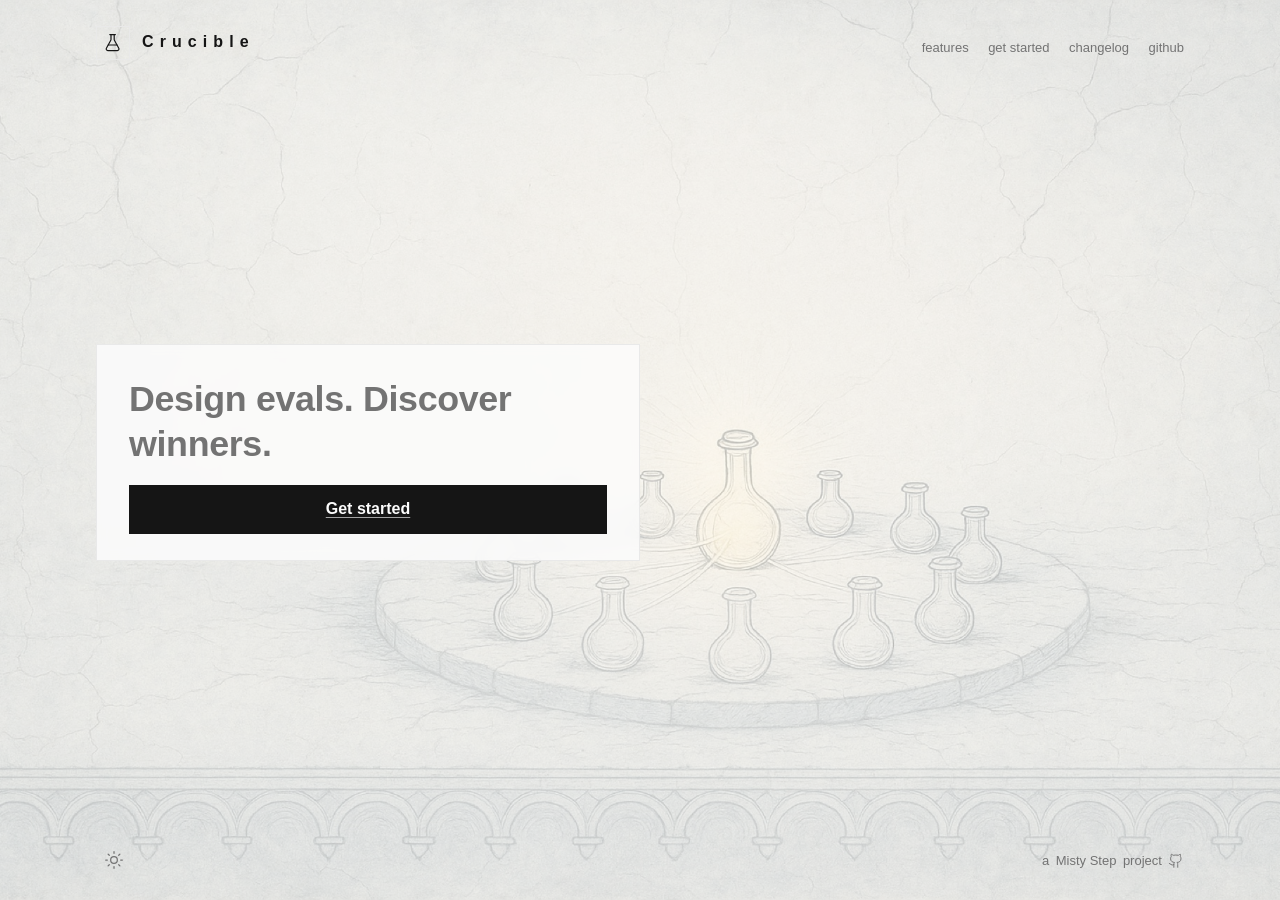
<file: site/index.html>
<!doctype html>
<html lang="en" data-ae-theme="violet">
  <head>
    <meta charset="utf-8" />
    <meta name="viewport" content="width=device-width, initial-scale=1" />
    <title>Crucible - Design evals. Discover winners.</title>
    <meta
      name="description"
      content="Crucible is the eval and benchmark workbench for designing, running, judging, calibrating, and comparing AI system measurements."
    />
    <script>
      try {
        var m = localStorage.getItem('ae-mode');
        if (m === 'dark' || m === 'light') {
          document.documentElement.classList.add(m);
          document.documentElement.style.colorScheme = m;
        }
      } catch (e) {}
    </script>
    <link rel="stylesheet" href="aesthetic.css" />
    <link rel="stylesheet" href="marketing.css" />
  </head>
  <body>
    <svg aria-hidden="true" width="0" height="0" style="position: absolute">
      <symbol id="i-flask-conical" viewBox="0 0 24 24">
        <path
          d="M14 2v6a2 2 0 0 0 .245.96l5.51 10.08A2 2 0 0 1 18 22H6a2 2 0 0 1-1.755-2.96l5.51-10.08A2 2 0 0 0 10 8V2"
        />
        <path d="M6.453 15h11.094" />
        <path d="M8.5 2h7" />
      </symbol>
      <symbol id="i-sun" viewBox="0 0 24 24">
        <circle cx="12" cy="12" r="4" />
        <path d="M12 2v2" />
        <path d="M12 20v2" />
        <path d="m4.93 4.93 1.41 1.41" />
        <path d="m17.66 17.66 1.41 1.41" />
        <path d="M2 12h2" />
        <path d="M20 12h2" />
        <path d="m6.34 17.66-1.41 1.41" />
        <path d="m19.07 4.93-1.41 1.41" />
      </symbol>
      <symbol id="i-moon" viewBox="0 0 24 24">
        <path d="M12 3a6 6 0 0 0 9 9 9 9 0 1 1-9-9Z" />
      </symbol>
      <symbol id="i-github" viewBox="0 0 24 24">
        <path
          d="M15 22v-4a4.8 4.8 0 0 0-1-3.5c3 0 6-2 6-5.5.08-1.25-.27-2.48-1-3.5.28-1.15.28-2.35 0-3.5 0 0-1 0-3 1.5-2.64-.5-5.36-.5-8 0C6 2 5 2 5 2c-.3 1.15-.3 2.35 0 3.5A5.403 5.403 0 0 0 4 9c0 3.5 3 5.5 6 5.5-.39.49-.68 1.05-.85 1.65-.17.6-.22 1.23-.15 1.85v4"
        />
        <path d="M9 18c-4.51 2-5-2-7-2" />
      </symbol>
    </svg>

    <div class="ae-screen ae-wide msk-hero-screen">
      <div
        class="msk-hero-bg"
        style="background-image: url('assets/hero.jpg'); opacity: 0.35"
        aria-hidden="true"
      ></div>

      <header class="ae-bar msk-bar">
        <a class="ae-logo" href="./" aria-label="Crucible home">
          <span class="ae-app-mark" aria-hidden="true">
            <svg class="ae-icon" data-lucide="flask-conical">
              <use href="#i-flask-conical" />
            </svg>
          </span>
          <span class="ae-name">Crucible</span>
        </a>
        <nav class="ae-chrome msk-nav" aria-label="Site">
          <a href="features.html">features</a>
          <a href="get-started.html">get started</a>
          <a href="changelog.html">changelog</a>
          <a href="https://github.com/misty-step/crucible">github</a>
        </nav>
      </header>

      <main class="ae-stage msk-hero-stage" id="content">
        <div class="msk-hero-panel">
          <h1 class="ae-h" id="hero-title">Design evals. Discover winners.</h1>
          <a class="ae-button" href="get-started.html">Get started</a>
        </div>
      </main>

      <footer class="ae-bar msk-footer">
        <button class="ae-mode" aria-label="toggle color mode">
          <svg class="ae-icon ae-sun"><use href="#i-sun" /></svg>
          <svg class="ae-icon ae-moon"><use href="#i-moon" /></svg>
        </button>
        <p class="ae-chrome msk-footer-credit">
          a <a href="https://mistystep.io">Misty Step</a> project
          <a
            class="msk-footer-gh"
            href="https://github.com/misty-step/crucible"
            aria-label="Crucible on GitHub"
          >
            <svg class="ae-icon" aria-hidden="true"><use href="#i-github" /></svg>
          </a>
        </p>
      </footer>
    </div>

    <script src="mode.js"></script>
    <script src="theme.js"></script>
  </body>
</html>
</file>
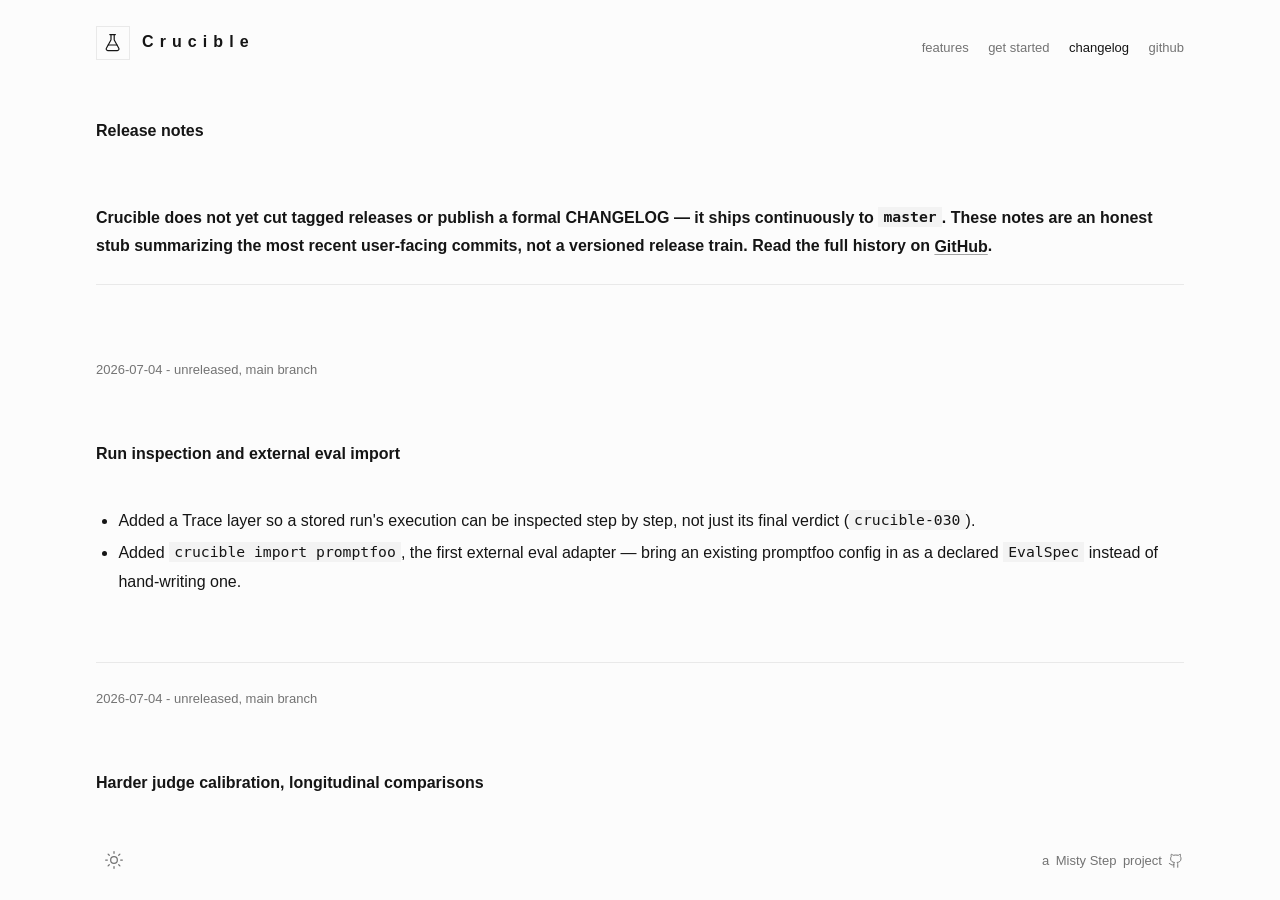
<file: site/changelog.html>
<!doctype html>
<html lang="en" data-ae-theme="violet">
  <head>
    <meta charset="utf-8" />
    <meta name="viewport" content="width=device-width, initial-scale=1" />
    <title>Crucible release notes</title>
    <meta
      name="description"
      content="User-facing release notes for Crucible, the eval and benchmark workbench."
    />
    <script>
      try {
        var m = localStorage.getItem('ae-mode');
        if (m === 'dark' || m === 'light') {
          document.documentElement.classList.add(m);
          document.documentElement.style.colorScheme = m;
        }
      } catch (e) {}
    </script>
    <link rel="stylesheet" href="aesthetic.css" />
    <link rel="stylesheet" href="marketing.css" />
  </head>
  <body>
    <svg aria-hidden="true" width="0" height="0" style="position: absolute">
      <symbol id="i-flask-conical" viewBox="0 0 24 24">
        <path
          d="M14 2v6a2 2 0 0 0 .245.96l5.51 10.08A2 2 0 0 1 18 22H6a2 2 0 0 1-1.755-2.96l5.51-10.08A2 2 0 0 0 10 8V2"
        />
        <path d="M6.453 15h11.094" />
        <path d="M8.5 2h7" />
      </symbol>
      <symbol id="i-sun" viewBox="0 0 24 24">
        <circle cx="12" cy="12" r="4" />
        <path d="M12 2v2" />
        <path d="M12 20v2" />
        <path d="m4.93 4.93 1.41 1.41" />
        <path d="m17.66 17.66 1.41 1.41" />
        <path d="M2 12h2" />
        <path d="M20 12h2" />
        <path d="m6.34 17.66-1.41 1.41" />
        <path d="m19.07 4.93-1.41 1.41" />
      </symbol>
      <symbol id="i-moon" viewBox="0 0 24 24">
        <path d="M12 3a6 6 0 0 0 9 9 9 9 0 1 1-9-9Z" />
      </symbol>
      <symbol id="i-circle-check" viewBox="0 0 24 24">
        <circle cx="12" cy="12" r="10" />
        <path d="m9 12 2 2 4-4" />
      </symbol>
      <symbol id="i-github" viewBox="0 0 24 24">
        <path
          d="M15 22v-4a4.8 4.8 0 0 0-1-3.5c3 0 6-2 6-5.5.08-1.25-.27-2.48-1-3.5.28-1.15.28-2.35 0-3.5 0 0-1 0-3 1.5-2.64-.5-5.36-.5-8 0C6 2 5 2 5 2c-.3 1.15-.3 2.35 0 3.5A5.403 5.403 0 0 0 4 9c0 3.5 3 5.5 6 5.5-.39.49-.68 1.05-.85 1.65-.17.6-.22 1.23-.15 1.85v4"
        />
        <path d="M9 18c-4.51 2-5-2-7-2" />
      </symbol>
    </svg>

    <div class="ae-screen ae-wide">
      <header class="ae-bar msk-bar">
        <a class="ae-logo" href="./" aria-label="Crucible home">
          <span class="ae-app-mark" aria-hidden="true">
            <svg class="ae-icon" data-lucide="flask-conical">
              <use href="#i-flask-conical" />
            </svg>
          </span>
          <span class="ae-name">Crucible</span>
        </a>
        <nav class="ae-chrome msk-nav" aria-label="Site">
          <a href="features.html">features</a>
          <a href="get-started.html">get started</a>
          <a href="changelog.html" aria-current="page">changelog</a>
          <a href="https://github.com/misty-step/crucible">github</a>
        </nav>
      </header>

      <main class="ae-stage ae-stage-scroll">
        <article class="ae-doc msk-page" aria-labelledby="release-notes-title">
          <h1 id="release-notes-title">Release notes</h1>
          <p class="ae-lede">
            Crucible does not yet cut tagged releases or publish a formal
            CHANGELOG — it ships continuously to <code>master</code>. These
            notes are an honest stub summarizing the most recent user-facing
            commits, not a versioned release train. Read the full history on
            <a href="https://github.com/misty-step/crucible/commits/master"
              >GitHub</a
            >.
          </p>

          <section class="msk-release">
            <p class="ae-chrome">2026-07-04 - unreleased, main branch</p>
            <h2>Run inspection and external eval import</h2>
            <ul>
              <li>
                Added a Trace layer so a stored run's execution can be
                inspected step by step, not just its final verdict
                (<code>crucible-030</code>).
              </li>
              <li>
                Added <code>crucible import promptfoo</code>, the first
                external eval adapter — bring an existing promptfoo config in
                as a declared <code>EvalSpec</code> instead of hand-writing
                one.
              </li>
            </ul>
          </section>

          <section class="msk-release">
            <p class="ae-chrome">2026-07-04 - unreleased, main branch</p>
            <h2>Harder judge calibration, longitudinal comparisons</h2>
            <ul>
              <li>
                Hardened agentic-judge calibration against known gaps in the
                judge-vs-human agreement report.
              </li>
              <li>
                Added longitudinal score queries: compare harness and
                tool-allowlist configuration identity across run history, not
                just one-off pairs.
              </li>
            </ul>
          </section>

          <section class="msk-release">
            <p class="ae-chrome">2026-07-04 - unreleased, main branch</p>
            <h2>Verified-live onboarding</h2>
            <ul>
              <li>
                Added <code>crucible doctor</code>: one command that proves
                the CLI, MCP server, serve UI, and SQLite run ledger are
                actually live, with no network call and no spent model
                credit.
              </li>
              <li>
                Closed a brand gap so the flask-conical mark renders
                consistently across the dashboard and the adjudication panel.
              </li>
            </ul>
            <p class="ae-status">
              <svg class="ae-icon ae-ok" data-lucide="circle-check">
                <use href="#i-circle-check" />
              </svg>
              <span class="ae-status-label"
                >Evidence: <code>cargo run -p crucible -- doctor --json</code>
                exits 0 with every check <code>ok</code>.</span
              >
            </p>
          </section>
        </article>
      </main>

      <footer class="ae-bar msk-footer">
        <button class="ae-mode" aria-label="toggle color mode">
          <svg class="ae-icon ae-sun"><use href="#i-sun" /></svg>
          <svg class="ae-icon ae-moon"><use href="#i-moon" /></svg>
        </button>
        <p class="ae-chrome msk-footer-credit">
          a <a href="https://mistystep.io">Misty Step</a> project
          <a
            class="msk-footer-gh"
            href="https://github.com/misty-step/crucible"
            aria-label="Crucible on GitHub"
          >
            <svg class="ae-icon" aria-hidden="true"><use href="#i-github" /></svg>
          </a>
        </p>
      </footer>
    </div>

    <script src="mode.js"></script>
    <script src="theme.js"></script>
  </body>
</html>
</file>
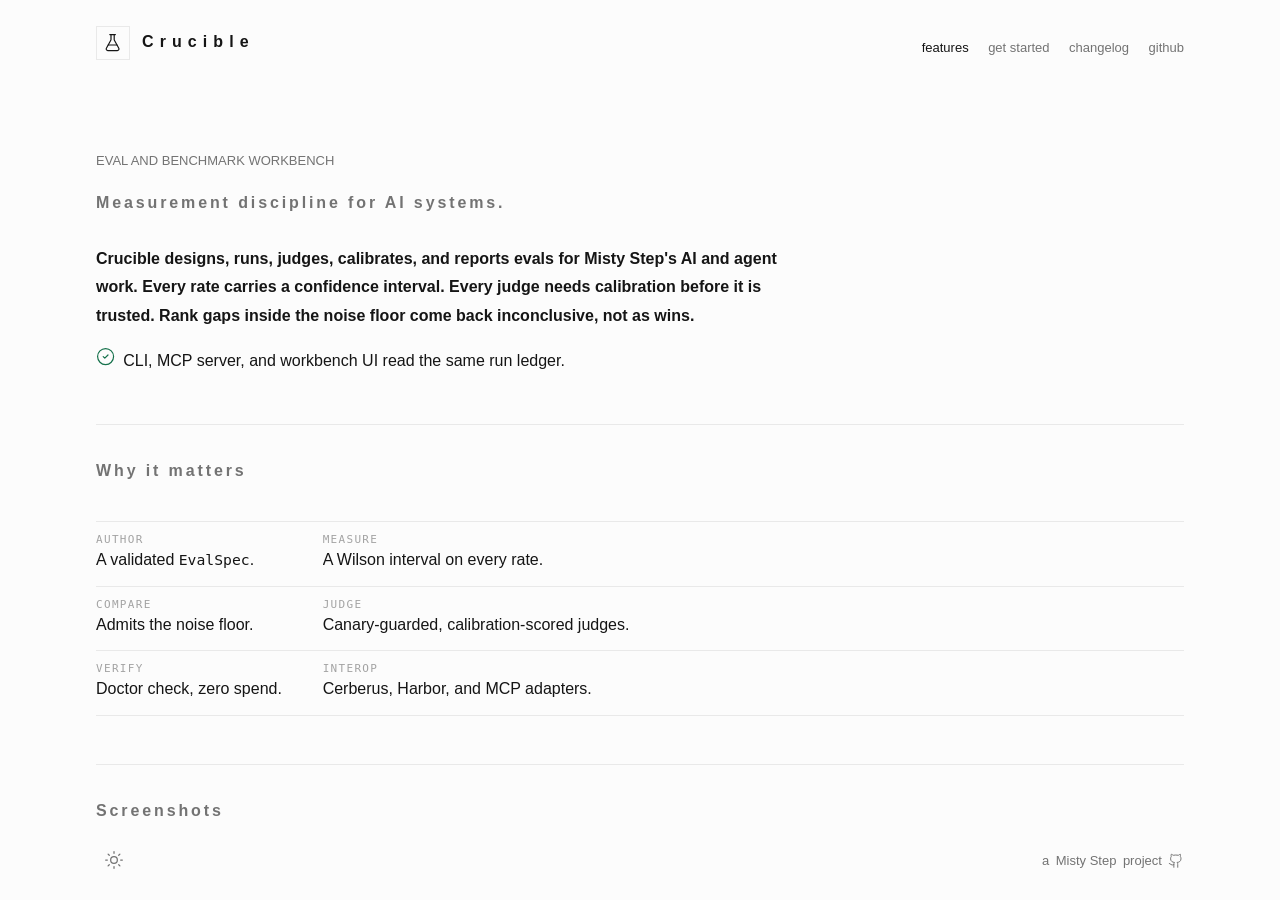
<file: site/features.html>
<!doctype html>
<html lang="en" data-ae-theme="violet">
  <head>
    <meta charset="utf-8" />
    <meta name="viewport" content="width=device-width, initial-scale=1" />
    <title>Crucible features</title>
    <meta
      name="description"
      content="What Crucible does: author and validate EvalSpecs, run three eval runner kinds, compare with Wilson intervals and a noise-floor verdict, and grade with a calibrated, canary-guarded judge."
    />
    <script>
      try {
        var m = localStorage.getItem('ae-mode');
        if (m === 'dark' || m === 'light') {
          document.documentElement.classList.add(m);
          document.documentElement.style.colorScheme = m;
        }
      } catch (e) {}
    </script>
    <link rel="stylesheet" href="aesthetic.css" />
    <link rel="stylesheet" href="marketing.css" />
  </head>
  <body>
    <svg aria-hidden="true" width="0" height="0" style="position: absolute">
      <symbol id="i-flask-conical" viewBox="0 0 24 24">
        <path
          d="M14 2v6a2 2 0 0 0 .245.96l5.51 10.08A2 2 0 0 1 18 22H6a2 2 0 0 1-1.755-2.96l5.51-10.08A2 2 0 0 0 10 8V2"
        />
        <path d="M6.453 15h11.094" />
        <path d="M8.5 2h7" />
      </symbol>
      <symbol id="i-sun" viewBox="0 0 24 24">
        <circle cx="12" cy="12" r="4" />
        <path d="M12 2v2" />
        <path d="M12 20v2" />
        <path d="m4.93 4.93 1.41 1.41" />
        <path d="m17.66 17.66 1.41 1.41" />
        <path d="M2 12h2" />
        <path d="M20 12h2" />
        <path d="m6.34 17.66-1.41 1.41" />
        <path d="m19.07 4.93-1.41 1.41" />
      </symbol>
      <symbol id="i-moon" viewBox="0 0 24 24">
        <path d="M12 3a6 6 0 0 0 9 9 9 9 0 1 1-9-9Z" />
      </symbol>
      <symbol id="i-circle-check" viewBox="0 0 24 24">
        <circle cx="12" cy="12" r="10" />
        <path d="m9 12 2 2 4-4" />
      </symbol>
      <symbol id="i-x" viewBox="0 0 24 24">
        <path d="M18 6 6 18" />
        <path d="m6 6 12 12" />
      </symbol>
      <symbol id="i-github" viewBox="0 0 24 24">
        <path
          d="M15 22v-4a4.8 4.8 0 0 0-1-3.5c3 0 6-2 6-5.5.08-1.25-.27-2.48-1-3.5.28-1.15.28-2.35 0-3.5 0 0-1 0-3 1.5-2.64-.5-5.36-.5-8 0C6 2 5 2 5 2c-.3 1.15-.3 2.35 0 3.5A5.403 5.403 0 0 0 4 9c0 3.5 3 5.5 6 5.5-.39.49-.68 1.05-.85 1.65-.17.6-.22 1.23-.15 1.85v4"
        />
        <path d="M9 18c-4.51 2-5-2-7-2" />
      </symbol>
    </svg>

    <div class="ae-screen ae-wide">
      <header class="ae-bar msk-bar">
        <a class="ae-logo" href="./" aria-label="Crucible home">
          <span class="ae-app-mark" aria-hidden="true">
            <svg class="ae-icon" data-lucide="flask-conical">
              <use href="#i-flask-conical" />
            </svg>
          </span>
          <span class="ae-name">Crucible</span>
        </a>
        <nav class="ae-chrome msk-nav" aria-label="Site">
          <a href="features.html" aria-current="page">features</a>
          <a href="get-started.html">get started</a>
          <a href="changelog.html">changelog</a>
          <a href="https://github.com/misty-step/crucible">github</a>
        </nav>
      </header>

      <main class="ae-stage ae-stage-scroll" id="content">
        <div class="msk-page">
          <section class="msk-hero" aria-labelledby="hero-title">
            <p class="ae-chrome">EVAL AND BENCHMARK WORKBENCH</p>
            <h1 class="ae-h" id="hero-title">
              Measurement discipline for AI systems.
            </h1>
            <p class="msk-pitch">
              Crucible designs, runs, judges, calibrates, and reports evals
              for Misty Step's AI and agent work. Every rate carries a
              confidence interval. Every judge needs calibration before it is
              trusted. Rank gaps inside the noise floor come back
              inconclusive, not as wins.
            </p>
            <p class="ae-status">
              <svg class="ae-icon ae-ok" data-lucide="circle-check">
                <use href="#i-circle-check" />
              </svg>
              <span class="ae-status-label"
                >CLI, MCP server, and workbench UI read the same run
                ledger.</span
              >
            </p>
          </section>

          <section
            class="msk-section"
            id="features"
            aria-labelledby="features-title"
          >
            <h2 class="ae-h" id="features-title">Why it matters</h2>
            <div class="ae-list-rows">
              <div class="ae-list-row">
                <span class="ae-list-cell">
                  <span class="ae-list-label">author</span>
                  <span class="ae-list-value"
                    >A validated <code>EvalSpec</code>.</span
                  >
                </span>
                <span class="ae-list-cell">
                  <span class="ae-list-label">measure</span>
                  <span class="ae-list-value"
                    >A Wilson interval on every rate.</span
                  >
                </span>
              </div>
              <div class="ae-list-row">
                <span class="ae-list-cell">
                  <span class="ae-list-label">compare</span>
                  <span class="ae-list-value">Admits the noise floor.</span>
                </span>
                <span class="ae-list-cell">
                  <span class="ae-list-label">judge</span>
                  <span class="ae-list-value"
                    >Canary-guarded, calibration-scored judges.</span
                  >
                </span>
              </div>
              <div class="ae-list-row">
                <span class="ae-list-cell">
                  <span class="ae-list-label">verify</span>
                  <span class="ae-list-value">Doctor check, zero spend.</span>
                </span>
                <span class="ae-list-cell">
                  <span class="ae-list-label">interop</span>
                  <span class="ae-list-value"
                    >Cerberus, Harbor, and MCP adapters.</span
                  >
                </span>
              </div>
            </div>
          </section>

          <section
            class="msk-section"
            id="screens"
            aria-labelledby="screens-title"
          >
            <div class="msk-section-head">
              <h2 class="ae-h" id="screens-title">Screenshots</h2>
              <p class="ae-dim">
                Click a frame to inspect it. These are real captures of a live
                <code>crucible serve</code> instance reading an actual SQLite
                run ledger — no mockups.
              </p>
            </div>
            <div class="msk-gallery" aria-label="Product screenshots">
              <button
                class="msk-shot"
                type="button"
                data-full="assets/screenshots/01-noise-floor-verdict.png"
                data-title="Noise-floor verdict, live"
              >
                <img
                  src="assets/screenshots/01-noise-floor-verdict.png"
                  alt="Crucible comparison view showing a real paired McNemar result between two OpenRouter models, verdict inside_noise_floor"
                />
                <span class="ae-chrome">Noise-floor verdict, live</span>
              </button>
              <button
                class="msk-shot"
                type="button"
                data-full="assets/screenshots/02-benchmark-library.png"
                data-title="Benchmark library"
              >
                <img
                  src="assets/screenshots/02-benchmark-library.png"
                  alt="Crucible benchmark library listing real declared EvalSpecs from the evals directory"
                />
                <span class="ae-chrome">Benchmark library</span>
              </button>
              <button
                class="msk-shot"
                type="button"
                data-full="assets/screenshots/03-run-receipt.png"
                data-title="Run receipt"
              >
                <img
                  src="assets/screenshots/03-run-receipt.png"
                  alt="Crucible run receipt showing per-task pass/fail verdicts, latency, and cost for a stored run"
                />
                <span class="ae-chrome">Run receipt</span>
              </button>
            </div>
          </section>

          <section
            class="msk-section msk-release-slot"
            aria-labelledby="release-title"
          >
            <h2 class="ae-h" id="release-title">Release notes</h2>
            <p>
              Read the <a href="changelog.html">current release notes</a> for
              user-facing changes and the evidence behind them.
            </p>
          </section>
        </div>
      </main>

      <footer class="ae-bar msk-footer">
        <button class="ae-mode" aria-label="toggle color mode">
          <svg class="ae-icon ae-sun"><use href="#i-sun" /></svg>
          <svg class="ae-icon ae-moon"><use href="#i-moon" /></svg>
        </button>
        <p class="ae-chrome msk-footer-credit">
          a <a href="https://mistystep.io">Misty Step</a> project
          <a
            class="msk-footer-gh"
            href="https://github.com/misty-step/crucible"
            aria-label="Crucible on GitHub"
          >
            <svg class="ae-icon" aria-hidden="true"><use href="#i-github" /></svg>
          </a>
        </p>
      </footer>
    </div>

    <dialog class="ae-dialog msk-zoom" aria-labelledby="zoom-title">
      <div class="msk-zoom-head">
        <h2 class="ae-dialog-title" id="zoom-title">Screenshot</h2>
        <button
          class="ae-button"
          type="button"
          data-zoom-close
          aria-label="Close screenshot"
        >
          <svg class="ae-icon" aria-hidden="true"><use href="#i-x" /></svg>
        </button>
      </div>
      <img class="msk-zoom-img" alt="" />
    </dialog>

    <script src="mode.js"></script>
    <script src="theme.js"></script>
    <script src="marketing.js"></script>
  </body>
</html>
</file>
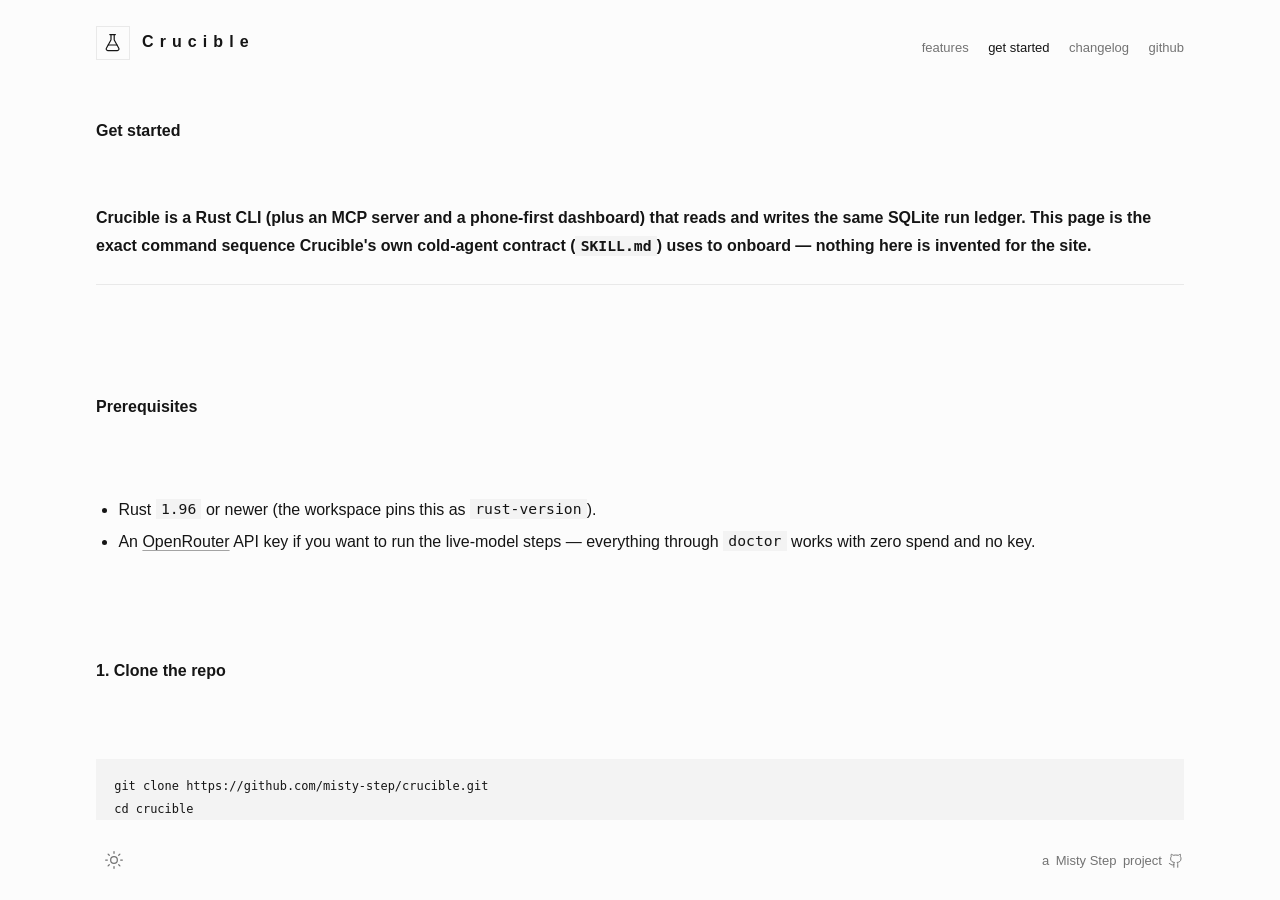
<file: site/get-started.html>
<!doctype html>
<html lang="en" data-ae-theme="violet">
  <head>
    <meta charset="utf-8" />
    <meta name="viewport" content="width=device-width, initial-scale=1" />
    <title>Crucible - get started</title>
    <meta
      name="description"
      content="Clone Crucible, verify the install with crucible doctor, then author, run, and compare a real eval — the exact commands from the repo's own onboarding contract."
    />
    <script>
      try {
        var m = localStorage.getItem('ae-mode');
        if (m === 'dark' || m === 'light') {
          document.documentElement.classList.add(m);
          document.documentElement.style.colorScheme = m;
        }
      } catch (e) {}
    </script>
    <link rel="stylesheet" href="aesthetic.css" />
    <link rel="stylesheet" href="marketing.css" />
  </head>
  <body>
    <svg aria-hidden="true" width="0" height="0" style="position: absolute">
      <symbol id="i-flask-conical" viewBox="0 0 24 24">
        <path
          d="M14 2v6a2 2 0 0 0 .245.96l5.51 10.08A2 2 0 0 1 18 22H6a2 2 0 0 1-1.755-2.96l5.51-10.08A2 2 0 0 0 10 8V2"
        />
        <path d="M6.453 15h11.094" />
        <path d="M8.5 2h7" />
      </symbol>
      <symbol id="i-sun" viewBox="0 0 24 24">
        <circle cx="12" cy="12" r="4" />
        <path d="M12 2v2" />
        <path d="M12 20v2" />
        <path d="m4.93 4.93 1.41 1.41" />
        <path d="m17.66 17.66 1.41 1.41" />
        <path d="M2 12h2" />
        <path d="M20 12h2" />
        <path d="m6.34 17.66-1.41 1.41" />
        <path d="m19.07 4.93-1.41 1.41" />
      </symbol>
      <symbol id="i-moon" viewBox="0 0 24 24">
        <path d="M12 3a6 6 0 0 0 9 9 9 9 0 1 1-9-9Z" />
      </symbol>
      <symbol id="i-github" viewBox="0 0 24 24">
        <path
          d="M15 22v-4a4.8 4.8 0 0 0-1-3.5c3 0 6-2 6-5.5.08-1.25-.27-2.48-1-3.5.28-1.15.28-2.35 0-3.5 0 0-1 0-3 1.5-2.64-.5-5.36-.5-8 0C6 2 5 2 5 2c-.3 1.15-.3 2.35 0 3.5A5.403 5.403 0 0 0 4 9c0 3.5 3 5.5 6 5.5-.39.49-.68 1.05-.85 1.65-.17.6-.22 1.23-.15 1.85v4"
        />
        <path d="M9 18c-4.51 2-5-2-7-2" />
      </symbol>
    </svg>

    <div class="ae-screen ae-wide">
      <header class="ae-bar msk-bar">
        <a class="ae-logo" href="./" aria-label="Crucible home">
          <span class="ae-app-mark" aria-hidden="true">
            <svg class="ae-icon" data-lucide="flask-conical">
              <use href="#i-flask-conical" />
            </svg>
          </span>
          <span class="ae-name">Crucible</span>
        </a>
        <nav class="ae-chrome msk-nav" aria-label="Site">
          <a href="features.html">features</a>
          <a href="get-started.html" aria-current="page">get started</a>
          <a href="changelog.html">changelog</a>
          <a href="https://github.com/misty-step/crucible">github</a>
        </nav>
      </header>

      <main class="ae-stage ae-stage-scroll" id="content">
        <article class="ae-doc msk-page" aria-labelledby="get-started-title">
          <h1 id="get-started-title">Get started</h1>
          <p class="ae-lede">
            Crucible is a Rust CLI (plus an MCP server and a phone-first
            dashboard) that reads and writes the same SQLite run ledger. This
            page is the exact command sequence Crucible's own cold-agent
            contract (<code>SKILL.md</code>) uses to onboard — nothing here is
            invented for the site.
          </p>

          <h2>Prerequisites</h2>
          <ul>
            <li>Rust <code>1.96</code> or newer (the workspace pins this as <code>rust-version</code>).</li>
            <li>
              An <a href="https://openrouter.ai">OpenRouter</a> API key if you
              want to run the live-model steps — everything through
              <code>doctor</code> works with zero spend and no key.
            </li>
          </ul>

          <h2>1. Clone the repo</h2>
          <pre><code>git clone https://github.com/misty-step/crucible.git
cd crucible</code></pre>

          <h2>2. Verify the install is actually live</h2>
          <p>
            Before running anything that spends real OpenRouter money, run
            the doctor. It proves the CLI runs, the MCP server initializes
            and lists its tools, <code>crucible serve</code> binds a port and
            answers <code>/api/specs</code>, and the SQLite run ledger can be
            created — all without a network call.
          </p>
          <pre><code>cargo run -p crucible -- doctor --json</code></pre>
          <p class="ae-dim">
            A broken check exits non-zero and names itself in the
            <code>checks</code> array. A missing
            <code>OPENROUTER_API_KEY</code> reports as <code>warn</code>, not
            <code>fail</code> — it only means the live-model steps below are
            skipped.
          </p>

          <h2>3. Validate a declared eval</h2>
          <p>
            The repo ships a small operator-facing benchmark you can validate
            and run immediately:
          </p>
          <pre><code>cargo run -p crucible -- validate evals/operator-micro-benchmark-v0.json --json</code></pre>

          <h2>4. Run it against two real models</h2>
          <pre><code>cargo run -p crucible -- run evals/operator-micro-benchmark-v0.json \
  --models deepseek/deepseek-v4-flash,z-ai/glm-5.2 \
  --out runs/local/crucible-101/final \
  --db runs/local/crucible-101/final.sqlite \
  --json</code></pre>

          <h2>5. Compare with a defensible verdict</h2>
          <p>
            <code>runs compare</code> reports a paired comparison with a
            Wilson interval and a noise-floor verdict — a rank gap this small
            comes back <code>inside_noise_floor</code> unless it is actually
            defensible.
          </p>
          <pre><code>cargo run -p crucible -- runs compare \
  --benchmark operator-micro-benchmark-v0 \
  --left deepseek/deepseek-v4-flash \
  --right z-ai/glm-5.2 \
  --db runs/local/crucible-101/final.sqlite \
  --json</code></pre>

          <h2>6. Open the dashboard</h2>
          <pre><code>cargo run -p crucible -- serve \
  --db runs/local/crucible-101/final.sqlite \
  --specs evals \
  --port 4174</code></pre>
          <p>
            <code>crucible serve</code> reads the same run ledger the CLI
            just wrote to: the benchmark library, the run receipt, and the
            noise-floor comparison view.
          </p>

          <h2>Go deeper</h2>
          <ul>
            <li>
              <a
                href="https://github.com/misty-step/crucible/blob/master/docs/operator-walkthrough.md"
                >Operator walkthrough</a
              >
              — the same loop above, narrated end to end from a cold read.
            </li>
            <li>
              <a href="https://github.com/misty-step/crucible/blob/master/docs/glossary.md"
                >Glossary</a
              >
              — plain-language definitions for Wilson interval, noise floor,
              judge-gaming canary, and the rest of Crucible's terms of art.
            </li>
            <li>
              <a href="https://github.com/misty-step/crucible/blob/master/SKILL.md"
                >SKILL.md</a
              >
              — the full cold-agent command contract: author, validate, run
              across all three runner kinds, adjudicate, and export.
            </li>
          </ul>
        </article>
      </main>

      <footer class="ae-bar msk-footer">
        <button class="ae-mode" aria-label="toggle color mode">
          <svg class="ae-icon ae-sun"><use href="#i-sun" /></svg>
          <svg class="ae-icon ae-moon"><use href="#i-moon" /></svg>
        </button>
        <p class="ae-chrome msk-footer-credit">
          a <a href="https://mistystep.io">Misty Step</a> project
          <a
            class="msk-footer-gh"
            href="https://github.com/misty-step/crucible"
            aria-label="Crucible on GitHub"
          >
            <svg class="ae-icon" aria-hidden="true"><use href="#i-github" /></svg>
          </a>
        </p>
      </footer>
    </div>

    <script src="mode.js"></script>
    <script src="theme.js"></script>
  </body>
</html>
</file>
<file: site/aesthetic.css>
/* ═══════════════════════════════════════════════════════════════════
   aesthetic v0.25.0
   The Misty Step design system. https://github.com/misty-step/aesthetic

   The law:
   · One size. Exactly one font size on every surface; the headline is
     heavier and blacker, never larger.
   · Three inks by three weights (400 / 550 / 800): nine registers.
   · The accent is yours. Define your scheme and use it with judgment;
     identity comes from ink, hairlines, type, and motion — never from
     a color-counting rule. Color earns its place; it is not ambient.
   · Status rides the glyph: danger, success, and warning color the
     Lucide icon, never the sentence, never a filled pill.
   · Every view fits the viewport. 100dvh screens, no page scrolling;
     when content exceeds one screen, a quiet nav swaps views.
   · Motion is feedback, never decoration: small, brief, eased, and
     gone when the user prefers reduced motion. State resolutions are
     gentler (--ae-gentle) and resolve once — success persists, it is
     never rewound. Nothing changes size while it animates.
   · Buttons are not links: contained ink shapes. Links navigate,
     buttons act.
   · Light and dark, defaulting to the system, with a user toggle.

   Steering: every token is a CSS custom property; downstream projects
   pin a named theme or steer the scheme — --ae-accent /
   --ae-accent-dark, and the status triplet when their domain needs
   different hues. Everything else is the shared identity.
   ═══════════════════════════════════════════════════════════════════ */

/* ── tokens ───────────────────────────────────────────────────────── */

:root {
  --ae-surface: #fcfcfc;
  --ae-wash: #f3f3f3;
  --ae-ink: #151515;
  --ae-ink-muted: #737373;
  --ae-ink-faint: #a3a3a3;
  --ae-line: #e9e9e9;
  --ae-accent: #2643d0;

  /* status inks: hue rides the glyph, words stay ink */
  --ae-ok: #15714b;
  --ae-warn: #8a5f32;
  --ae-err: #a84138;

  /* categorical inks: identity, not judgment — N agents, N series, N
     actors need N distinguishable hues with no severity meaning. Ride
     the word on .ae-chip (see below); this is the one place a hue is
     allowed to color text, because there is no glyph to carry it and
     nothing is being judged. */
  --ae-cat-0: #8c2f1f;
  --ae-cat-1: #2c6e62;
  --ae-cat-2: #a67c1e;
  --ae-cat-3: #6b4c86;
  --ae-cat-4: #46586b;
  --ae-cat-5: #5b7444;
  --ae-cat-6: #3d5a80;
  --ae-cat-7: #a1452e;

  /* dark counterparts, resolved by the mode blocks below */
  --ae-surface-dark: #121212;
  --ae-wash-dark: #1b1b1b;
  --ae-ink-dark: #ededed;
  --ae-ink-muted-dark: #8f8f8f;
  --ae-ink-faint-dark: #5c5c5c;
  --ae-line-dark: #262626;
  --ae-accent-dark: #8c9eff;
  --ae-ok-dark: #6fd2a8;
  --ae-warn-dark: #c49d72;
  --ae-err-dark: #e58379;
  --ae-cat-0-dark: #d06a4f;
  --ae-cat-1-dark: #54bba4;
  --ae-cat-2-dark: #d8b25a;
  --ae-cat-3-dark: #b98fe0;
  --ae-cat-4-dark: #93a8c2;
  --ae-cat-5-dark: #9bc47a;
  --ae-cat-6-dark: #7ea1d1;
  --ae-cat-7-dark: #e08a6a;

  --ae-font: 'Geist', 'Helvetica Neue', Helvetica, Arial, sans-serif;
  --ae-font-mono: 'Geist Mono', ui-monospace, SFMono-Regular, Menlo, monospace;

  --ae-w-regular: 400;
  --ae-w-medium: 550;
  --ae-w-black: 800;

  --ae-measure: 38rem; /* rem: bars in the 13px chrome register must not shrink the measure */
  --ae-measure-wide: 68rem;
  --ae-radius: 0;
  --ae-breakpoint-sm: 40rem; /* phones and narrow split-view: one-column data */
  --ae-breakpoint-md: 48rem; /* tablet portrait: shell chrome leaves the side */
  --ae-breakpoint-lg: 64rem; /* small laptop: boards can hold columns */

  /* the spacing scale: consumers use these instead of ad-hoc em values.
     The token-guard (015) will enforce them. Off-scale internal values
     are left as literals — the scale is the vocabulary going forward. */
  --ae-space-0: 0.1em; /* micro — tag padding, chrome adjustments */
  --ae-space-1: 0.25em; /* tight — icon gaps, control insets */
  --ae-space-2: 0.5em; /* small — button padding, small gaps */
  --ae-space-3: 0.75em; /* medium — control padding, row gaps */
  --ae-space-4: 1em; /* base — group padding, standard gap */
  --ae-space-5: 1.5em; /* comfortable — section internals */
  --ae-space-6: 2em; /* spacious — section gaps, stage padding */
  --ae-space-7: 2.5em; /* large — document section spacing */
  --ae-space-8: 3em; /* section — top-level margins */

  /* z-index scale: named layers so consumers don't guess at magic numbers */
  --ae-z-backdrop: 40; /* modal backdrop below its decision panel */
  --ae-z-dialog: 41; /* modal decision panel */
  --ae-z-pop: 50; /* portaled menus and popovers above modal decisions */
  --ae-z-tip: 60; /* portaled tooltips above popovers and dialogs */
  --ae-z-toast: 100; /* toasts, persistent notifications */

  /* motion: feedback, never decoration */
  --ae-ease: cubic-bezier(0.23, 1, 0.32, 1);
  --ae-quick: 160ms;
  --ae-soft: 240ms;
  --ae-gentle: 480ms; /* state resolutions: slower than feedback, never abrupt */

  color-scheme: light dark;
}

/* named themes: opt-in flavor presets over the same token contract.
   Projects pin one on <html data-ae-theme="moss">, or include
   recipes/theme.js to let users switch. Theme presets steer accent and
   categorical inks; status semantics stay the house triplet unless a
   project deliberately overrides them. */
:root[data-ae-theme='ultramarine'] {
  --ae-accent: #2643d0;
  --ae-accent-dark: #8c9eff;
  --ae-cat-0: #8c2f1f;
  --ae-cat-1: #2c6e62;
  --ae-cat-2: #a67c1e;
  --ae-cat-3: #6b4c86;
  --ae-cat-4: #46586b;
  --ae-cat-5: #5b7444;
  --ae-cat-6: #3d5a80;
  --ae-cat-7: #a1452e;
  --ae-cat-0-dark: #d06a4f;
  --ae-cat-1-dark: #54bba4;
  --ae-cat-2-dark: #d8b25a;
  --ae-cat-3-dark: #b98fe0;
  --ae-cat-4-dark: #93a8c2;
  --ae-cat-5-dark: #9bc47a;
  --ae-cat-6-dark: #7ea1d1;
  --ae-cat-7-dark: #e08a6a;
}

:root[data-ae-theme='moss'] {
  --ae-accent: #2f6b3f;
  --ae-accent-dark: #80d98e;
  --ae-cat-0: #6f3f1f;
  --ae-cat-1: #2f6b3f;
  --ae-cat-2: #8a6a1f;
  --ae-cat-3: #5d5686;
  --ae-cat-4: #4b6470;
  --ae-cat-5: #55743d;
  --ae-cat-6: #3d6472;
  --ae-cat-7: #934b2f;
  --ae-cat-0-dark: #d28a5f;
  --ae-cat-1-dark: #80d98e;
  --ae-cat-2-dark: #d6b65c;
  --ae-cat-3-dark: #b8a8e8;
  --ae-cat-4-dark: #9ab8c4;
  --ae-cat-5-dark: #a8d68a;
  --ae-cat-6-dark: #88c4d2;
  --ae-cat-7-dark: #df8a62;
}

:root[data-ae-theme='ember'] {
  --ae-accent: #c2410c;
  --ae-accent-dark: #ff8a5c;
  --ae-cat-0: #9b2f1f;
  --ae-cat-1: #6b5a2f;
  --ae-cat-2: #8a5f32;
  --ae-cat-3: #6d4c86;
  --ae-cat-4: #5a6172;
  --ae-cat-5: #5b7444;
  --ae-cat-6: #3d5a80;
  --ae-cat-7: #a1452e;
  --ae-cat-0-dark: #f08a70;
  --ae-cat-1-dark: #c49d72;
  --ae-cat-2-dark: #ffb45c;
  --ae-cat-3-dark: #b98fe0;
  --ae-cat-4-dark: #93a8c2;
  --ae-cat-5-dark: #9bc47a;
  --ae-cat-6-dark: #7ea1d1;
  --ae-cat-7-dark: #ff8a5c;
}

:root[data-ae-theme='violet'] {
  --ae-accent: #6d28d9;
  --ae-accent-dark: #c4a3ff;
  --ae-cat-0: #8c2f5a;
  --ae-cat-1: #2c6e62;
  --ae-cat-2: #8a721e;
  --ae-cat-3: #6d28d9;
  --ae-cat-4: #46586b;
  --ae-cat-5: #5b7444;
  --ae-cat-6: #3d5a80;
  --ae-cat-7: #9945a1;
  --ae-cat-0-dark: #e08ab8;
  --ae-cat-1-dark: #54bba4;
  --ae-cat-2-dark: #d8b25a;
  --ae-cat-3-dark: #c4a3ff;
  --ae-cat-4-dark: #93a8c2;
  --ae-cat-5-dark: #9bc47a;
  --ae-cat-6-dark: #7ea1d1;
  --ae-cat-7-dark: #df8ae8;
}

/* auto dark: follows the OS unless the page pins a mode */
@media (prefers-color-scheme: dark) {
  :root:not(.light):not([data-ae-mode='light']) {
    --ae-surface: var(--ae-surface-dark);
    --ae-wash: var(--ae-wash-dark);
    --ae-ink: var(--ae-ink-dark);
    --ae-ink-muted: var(--ae-ink-muted-dark);
    --ae-ink-faint: var(--ae-ink-faint-dark);
    --ae-line: var(--ae-line-dark);
    --ae-accent: var(--ae-accent-dark);
    --ae-ok: var(--ae-ok-dark);
    --ae-warn: var(--ae-warn-dark);
    --ae-err: var(--ae-err-dark);
    --ae-cat-0: var(--ae-cat-0-dark);
    --ae-cat-1: var(--ae-cat-1-dark);
    --ae-cat-2: var(--ae-cat-2-dark);
    --ae-cat-3: var(--ae-cat-3-dark);
    --ae-cat-4: var(--ae-cat-4-dark);
    --ae-cat-5: var(--ae-cat-5-dark);
    --ae-cat-6: var(--ae-cat-6-dark);
    --ae-cat-7: var(--ae-cat-7-dark);
  }
}

/* pinned modes narrow color-scheme so UA widgets (scrollbars, form
   controls) match the pinned mode instead of following the OS */
.light,
[data-ae-mode='light'] {
  color-scheme: light;
}

/* pinned dark: class or attribute set by the site's mode toggle */
:root.dark,
:root[data-ae-mode='dark'] {
  color-scheme: dark;
  --ae-surface: var(--ae-surface-dark);
  --ae-wash: var(--ae-wash-dark);
  --ae-ink: var(--ae-ink-dark);
  --ae-ink-muted: var(--ae-ink-muted-dark);
  --ae-ink-faint: var(--ae-ink-faint-dark);
  --ae-line: var(--ae-line-dark);
  --ae-accent: var(--ae-accent-dark);
  --ae-ok: var(--ae-ok-dark);
  --ae-warn: var(--ae-warn-dark);
  --ae-err: var(--ae-err-dark);
  --ae-cat-0: var(--ae-cat-0-dark);
  --ae-cat-1: var(--ae-cat-1-dark);
  --ae-cat-2: var(--ae-cat-2-dark);
  --ae-cat-3: var(--ae-cat-3-dark);
  --ae-cat-4: var(--ae-cat-4-dark);
  --ae-cat-5: var(--ae-cat-5-dark);
  --ae-cat-6: var(--ae-cat-6-dark);
  --ae-cat-7: var(--ae-cat-7-dark);
}

/* ── base ─────────────────────────────────────────────────────────── */

html {
  scroll-behavior: auto;
}

body {
  margin: 0;
  background: var(--ae-surface);
  color: var(--ae-ink);
  font-family: var(--ae-font);
  font-size: 16px;
  font-weight: var(--ae-w-regular);
  line-height: 1.8;
  cursor: default; /* no I-beam on static text; pointer/text are earned */
  -webkit-font-smoothing: antialiased;
  text-rendering: optimizeLegibility;
}

/* one size: nothing earns scale, only ink and weight */
h1,
h2,
h3,
h4,
h5,
h6,
p,
li,
dt,
dd,
blockquote,
figcaption,
label,
input,
textarea,
button,
table {
  font-size: 1em;
  font-family: inherit;
  line-height: inherit;
  margin: 0;
}

code,
kbd,
pre,
samp {
  font-family: var(--ae-font-mono);
  font-size: 0.92em;
}

::selection {
  background: var(--ae-wash);
  color: var(--ae-ink);
}

:focus-visible {
  outline: 2px solid var(--ae-ink);
  outline-offset: 3px;
}

/* links: ink at rest, warm to accent on hover (the locked treatment).
   Approved alternates, documented for easy change, live in the README:
   marker sweep and draw-on-hover. */
a {
  color: inherit;
  cursor: pointer;
  text-decoration: underline;
  text-underline-offset: 0.2em;
  text-decoration-color: var(--ae-ink-faint);
  padding-block: 0.35em;
  margin-block: -0.35em;
  transition:
    color var(--ae-quick) var(--ae-ease),
    text-decoration-color var(--ae-quick) var(--ae-ease);
}

a:hover {
  color: var(--ae-accent);
  text-decoration-color: currentColor;
}

/* list rows: the whole row is the link, so the cursor never crosses a
   dead band between rows */
.ae-row-link {
  display: block;
  text-decoration: none;
  padding: 0.42em 0;
  margin-block: 0;
  color: inherit;
}

.ae-row-link:hover {
  color: inherit;
}

.ae-row-link .ae-item {
  transition: color var(--ae-quick) var(--ae-ease);
}

.ae-row-link:hover .ae-item {
  color: var(--ae-accent);
}

/* ── screens: every view fits the viewport ────────────────────────── */

/* the screen: one viewport, no page scroll */
.ae-screen {
  height: 100dvh;
  display: flex;
  flex-direction: column;
  overflow: hidden;
}

/* a bar: quiet chrome at the top or bottom of a screen */
.ae-bar {
  flex: none;
  width: min(var(--ae-measure), 100% - 5rem);
  margin-inline: auto;
  padding: 1.4em 0;
  display: flex;
  flex-wrap: wrap;
  align-items: baseline;
  justify-content: space-between;
  gap: 0.4em 1.5em;
}

/* the stage: the screen's content, vertically centered; a view that
   cannot fit scrolls inside the stage, never the page */
.ae-stage {
  flex: 1;
  min-height: 0;
  width: min(var(--ae-measure), 100% - 5rem);
  margin-inline: auto;
  display: flex;
  flex-direction: column;
  overflow-y: auto;
}

.ae-stage > * {
  margin-block: auto;
  padding-block: var(--ae-space-5);
}

/* long documents: top-aligned instead of centered */
.ae-stage-scroll > * {
  margin-block: 0;
  padding-block: var(--ae-space-6);
}

/* a wide screen: catalog, specimen, and dashboard shapes that cannot
   live in 38rem. One decision per screen — set it on .ae-screen. */
.ae-wide .ae-bar,
.ae-wide .ae-stage {
  width: min(var(--ae-measure-wide), 100% - 5rem);
}

/* a view: one screenful of content; remount to replay the entrance */
.ae-view {
  animation: ae-enter var(--ae-soft) var(--ae-ease) both;
}

/* hash-routed views: one mounts at a time; the display toggle remounts
   the view and replays its entrance (behavior: recipes/views.js) */
[data-route] {
  display: none;
}

[data-route].is-on {
  display: block;
}

@keyframes ae-enter {
  from {
    opacity: 0;
    transform: translateY(6px);
  }
}

/* the nav: quiet words with a sliding ink underline. The site positions
   .ae-nav-ind under the active item (left/width) on view change.
   .ae-tabs is the same instrument pointed at panels instead of views:
   role="tablist" buttons, aria-selected marks the open one. */
.ae-nav,
.ae-tabs {
  position: relative;
  display: flex;
  gap: var(--ae-space-6);
}

.ae-nav a,
.ae-nav button,
.ae-tabs a,
.ae-tabs button {
  background: transparent;
  border: 0;
  padding: 0 0 0.6em;
  margin-block: 0;
  cursor: pointer;
  color: var(--ae-ink-muted);
  font-weight: var(--ae-w-medium);
  text-decoration: none;
  transition: color var(--ae-quick) var(--ae-ease);
}

.ae-nav a:hover,
.ae-nav button:hover,
.ae-tabs a:hover,
.ae-tabs button:hover {
  color: var(--ae-ink);
}

.ae-nav [aria-current],
.ae-nav .is-active,
.ae-tabs [aria-current],
.ae-tabs [aria-selected='true'],
.ae-tabs .is-active {
  color: var(--ae-ink);
}

.ae-nav-ind {
  position: absolute;
  bottom: 0;
  height: 2px;
  background: var(--ae-ink);
  transition:
    left var(--ae-soft) var(--ae-ease),
    width var(--ae-soft) var(--ae-ease);
}

/* chrome: the one sanctioned second size. Content gets 16px; chrome
   (footers, utility links, metadata) gets 13px and muted ink. */
.ae-chrome {
  font-size: 13px;
  color: var(--ae-ink-muted);
}

.ae-chrome a {
  color: var(--ae-ink-muted);
  text-decoration: none;
}

.ae-chrome a:hover {
  color: var(--ae-ink);
}

/* the footer: hairline-topped, two ends, chrome register */
.ae-foot {
  font-size: 13px;
  color: var(--ae-ink-muted);
  border-top: 1px solid var(--ae-line);
  padding-top: var(--ae-space-4);
  display: flex;
  justify-content: space-between;
  align-items: center;
  gap: var(--ae-space-4) var(--ae-space-6);
  flex-wrap: wrap;
}

.ae-foot a {
  color: var(--ae-ink-muted);
  text-decoration: none;
}

.ae-foot a:hover {
  color: var(--ae-ink);
}

.ae-foot-links {
  display: inline-flex;
  gap: var(--ae-space-5);
  align-items: center;
}

/* icons: Lucide (ISC), inlined as SVG symbols. 1.5px stroke, round
   caps, sized to ride alongside text. */
.ae-icon {
  width: 1.2em;
  height: 1.2em;
  stroke: currentColor;
  stroke-width: 1.5;
  stroke-linecap: round;
  stroke-linejoin: round;
  fill: none;
  vertical-align: -0.2em;
}

/* icon-forward rows: Lucide gives the eye a scan target, but the law
   stays unchanged — status hue rides the SVG, words stay ink. */
.ae-status {
  display: inline-flex;
  align-items: baseline;
  gap: var(--ae-space-2);
  color: var(--ae-ink);
}

.ae-status .ae-icon {
  flex: none;
}

.ae-status-label {
  color: var(--ae-ink);
}

/* Headless triggers render real buttons; remove UA chrome when a status
   mark is used as the trigger without turning its words into a button. */
button.ae-status {
  background: none;
  border: 0;
  padding: 0;
  margin: 0;
  font: inherit;
  color: inherit;
  text-align: left;
}
.ae-icon-row {
  display: grid;
  grid-template-columns: auto minmax(0, 1fr);
  align-items: baseline;
  gap: var(--ae-space-3);
  color: inherit;
  text-decoration: none;
}

.ae-list-icon {
  flex: none;
  color: var(--ae-ink-muted);
}

.ae-icon-row:hover .ae-list-icon {
  color: var(--ae-ink);
}

.ae-icon-row-main {
  min-width: 0;
  display: flex;
  flex-direction: column;
}

.ae-icon-row-meta {
  font-size: 13px;
  color: var(--ae-ink-muted);
}

/* decomposed list rows: incident feeds and dense activity lists should not
   collapse into "time · app · type · status" prose. Each field gets a
   label, a value, and an optional Lucide/app mark; status hue still rides
   only the glyph. Compose .ae-row-link when the whole row navigates. */
.ae-list-rows {
  display: grid;
  border-block: 1px solid var(--ae-line);
}

.ae-list-row {
  display: grid;
  grid-template-columns:
    minmax(5.5em, 0.8fr) minmax(9em, 1.25fr) minmax(9em, 1fr)
    minmax(7em, 0.9fr);
  align-items: center;
  gap: var(--ae-space-4);
  padding: 0.68em 0;
  border-bottom: 1px solid var(--ae-line);
  color: inherit;
  text-decoration: none;
}

.ae-list-row:last-child {
  border-bottom: 0;
}

.ae-list-row:hover {
  color: inherit;
}

.ae-list-cell {
  min-width: 0;
  display: grid;
  grid-template-columns: minmax(0, 1fr);
  column-gap: var(--ae-space-2);
  align-items: center;
}

.ae-list-cell:has(> .ae-icon),
.ae-list-cell:has(> .ae-app-mark) {
  grid-template-columns: auto minmax(0, 1fr);
}

.ae-list-cell > .ae-icon,
.ae-list-cell > .ae-app-mark {
  grid-column: 1;
  grid-row: 1 / span 2;
  align-self: center;
}

.ae-list-cell > .ae-icon:not(.ae-ok):not(.ae-warn):not(.ae-err) {
  flex: none;
  color: var(--ae-ink-muted);
}

.ae-list-label {
  grid-column: 1;
  font-family: var(--ae-font-mono);
  font-size: 11px;
  line-height: 1.2;
  letter-spacing: 0.12em;
  color: var(--ae-ink-faint);
  text-transform: uppercase;
  white-space: nowrap;
}

.ae-list-value {
  grid-column: 1;
  min-width: 0;
  color: var(--ae-ink);
  overflow: hidden;
  text-overflow: ellipsis;
  white-space: nowrap;
}

.ae-list-cell:has(> .ae-icon) > .ae-list-label,
.ae-list-cell:has(> .ae-icon) > .ae-list-value,
.ae-list-cell:has(> .ae-app-mark) > .ae-list-label,
.ae-list-cell:has(> .ae-app-mark) > .ae-list-value {
  grid-column: 2;
}

.ae-list-time .ae-list-value {
  font-family: var(--ae-font-mono);
  font-size: 13px;
  font-variant-numeric: tabular-nums;
  color: var(--ae-ink-muted);
}

.ae-list-status {
  justify-self: end;
}

.ae-list-status .ae-list-value {
  font-weight: var(--ae-w-medium);
}

/* app identity: a Lucide project mark sized by the register it lives
   in. The same mark works in a 13px rail and a 16px header. */
.ae-logo {
  display: inline-flex;
  align-items: center;
  gap: var(--ae-space-3);
  color: inherit;
  text-decoration: none;
  padding-block: 0.2em;
  margin-block: 0;
}

.ae-logo:hover {
  color: inherit;
}

.ae-logo .ae-name {
  transition: color var(--ae-quick) var(--ae-ease);
}

.ae-logo:hover .ae-name {
  color: var(--ae-accent);
}

.ae-logo-compact {
  gap: var(--ae-space-2);
  font-size: 13px;
}

.ae-app-mark {
  width: 2em;
  height: 2em;
  border: 1px solid var(--ae-line);
  color: var(--ae-ink);
  display: inline-flex;
  align-items: center;
  justify-content: center;
  flex: none;
}

.ae-app-mark .ae-icon {
  width: 1.2em;
  height: 1.2em;
  vertical-align: 0;
}

.ae-logo-compact .ae-app-mark {
  width: 1.8em;
  height: 1.8em;
}

/* the mode toggle: an icon button; sun and moon rotate-crossfade.
   Markup: button.ae-mode > svg.ae-icon.ae-sun + svg.ae-icon.ae-moon */
.ae-mode {
  position: relative;
  display: inline-flex;
  align-items: center;
  justify-content: center;
  width: 2.2em;
  height: 2.2em;
  background: transparent;
  border: 0;
  padding: 0;
  cursor: pointer;
  color: var(--ae-ink-muted);
  transition: color var(--ae-quick) var(--ae-ease);
}

/* the icons are absolutely stacked, so the button has no in-flow text;
   this zero-width space gives it a real baseline so bars can
   baseline-align it with neighboring links */
.ae-mode::before {
  content: '\200b';
}

.ae-mode:hover {
  color: var(--ae-ink);
}

.ae-mode .ae-icon {
  position: absolute;
  inset: 0;
  margin: auto;
  width: 1.25em;
  height: 1.25em;
  transition:
    opacity var(--ae-quick) var(--ae-ease),
    transform var(--ae-quick) var(--ae-ease);
}

.ae-mode .ae-sun {
  opacity: 1;
  transform: rotate(0) scale(1);
}

.ae-mode .ae-moon {
  opacity: 0;
  transform: rotate(-90deg) scale(0.6);
}

.dark .ae-mode .ae-sun,
[data-ae-mode='dark'] .ae-mode .ae-sun {
  opacity: 0;
  transform: rotate(90deg) scale(0.6);
}

.dark .ae-mode .ae-moon,
[data-ae-mode='dark'] .ae-mode .ae-moon {
  opacity: 1;
  transform: rotate(0) scale(1);
}

/* a panel: soft depth for dense content (forms). Radius stays 0. */
.ae-panel {
  background: var(--ae-surface);
  padding: var(--ae-space-6);
  box-shadow:
    0 1px 2px rgba(0, 0, 0, 0.04),
    0 8px 28px rgba(0, 0, 0, 0.06);
}

.dark .ae-panel,
[data-ae-mode='dark'] .ae-panel {
  background: var(--ae-wash);
  box-shadow: none;
}

/* auto dark (no pinned mode): panel and mode icon follow the OS */
@media (prefers-color-scheme: dark) {
  :root:not(.light):not([data-ae-mode='light']) .ae-panel {
    background: var(--ae-wash);
    box-shadow: none;
  }

  :root:not(.light):not([data-ae-mode='light']) .ae-mode .ae-sun {
    opacity: 0;
    transform: rotate(90deg) scale(0.6);
  }

  :root:not(.light):not([data-ae-mode='light']) .ae-mode .ae-moon {
    opacity: 1;
    transform: rotate(0) scale(1);
  }

  :root:not(.light):not([data-ae-mode='light']) dialog.ae-dialog,
  :root:not(.light):not([data-ae-mode='light']) .ae-dialog-panel {
    background: var(--ae-wash);
    box-shadow: none;
  }

  :root:not(.light):not([data-ae-mode='light']) dialog.ae-dialog::backdrop,
  :root:not(.light):not([data-ae-mode='light']) .ae-dialog-backdrop {
    background: rgba(18, 18, 18, 0.4);
  }

  :root:not(.light):not([data-ae-mode='light']) .ae-pop,
  :root:not(.light):not([data-ae-mode='light']) .ae-pop-surface,
  :root:not(.light):not([data-ae-mode='light']) .ae-toast {
    background: var(--ae-wash);
    box-shadow: none;
  }

  :root:not(.light):not([data-ae-mode='light']) [data-ae-tip]::after,
  :root:not(.light):not([data-ae-mode='light']) .ae-tip-surface {
    background: var(--ae-wash);
  }
}

/* the dialog: the panel costume in the top layer. A decision is asked
   in a soft-depth panel over a whisper of paper dim; Escape and the
   quiet button decline it. Pair with <dialog> + showModal(). */
dialog.ae-dialog {
  border: 0;
  border-radius: var(--ae-radius);
  background: var(--ae-surface);
  color: var(--ae-ink);
  width: min(26em, calc(100vw - 3em));
  box-sizing: border-box;
  padding: var(--ae-space-6);
  box-shadow:
    0 1px 2px rgba(0, 0, 0, 0.05),
    0 12px 36px rgba(0, 0, 0, 0.09);
}

dialog.ae-dialog[open] {
  animation: ae-enter var(--ae-soft) var(--ae-ease) both;
}

dialog.ae-dialog::backdrop {
  background: rgba(252, 252, 252, 0.4);
}

.dark dialog.ae-dialog,
[data-ae-mode='dark'] dialog.ae-dialog {
  background: var(--ae-wash);
  box-shadow: none;
}

.dark dialog.ae-dialog::backdrop,
[data-ae-mode='dark'] dialog.ae-dialog::backdrop {
  background: rgba(18, 18, 18, 0.4);
}

/* Headless dialog anatomy: Base UI renders separate popup and backdrop
   elements rather than a native <dialog>. Behavior stays with Base UI;
   these classes carry the same Aesthetic costume. */
.ae-dialog-panel {
  position: fixed;
  top: 50%;
  left: 50%;
  translate: -50% -50%;
  z-index: var(--ae-z-dialog);
  border: 0;
  border-radius: var(--ae-radius);
  background: var(--ae-surface);
  color: var(--ae-ink);
  width: min(26em, calc(100vw - 3em));
  box-sizing: border-box;
  padding: var(--ae-space-6);
  box-shadow:
    0 1px 2px rgba(0, 0, 0, 0.05),
    0 12px 36px rgba(0, 0, 0, 0.09);
  outline: none;
}

.ae-dialog-panel[data-open] {
  animation: ae-enter var(--ae-soft) var(--ae-ease) both;
}

.ae-dialog-backdrop {
  position: fixed;
  inset: 0;
  z-index: var(--ae-z-backdrop);
  background: rgba(252, 252, 252, 0.4);
}

.dark .ae-dialog-panel,
[data-ae-mode='dark'] .ae-dialog-panel {
  background: var(--ae-wash);
  box-shadow: none;
}

.dark .ae-dialog-backdrop,
[data-ae-mode='dark'] .ae-dialog-backdrop {
  background: rgba(18, 18, 18, 0.4);
}

/* the dialog's title and action row */
.ae-dialog-title {
  font-weight: var(--ae-w-black);
  margin-bottom: var(--ae-space-2);
}

.ae-dialog-acts {
  display: flex;
  gap: var(--ae-space-4);
  justify-content: flex-end;
  margin-top: 1.8em;
}

/* the popover: a slip of surface anchored to its invoker — hairline
   frame, soft depth, no dim. Pair with the native popover attribute
   (or popovertarget); the recipe places it by the anchor. */
.ae-pop {
  position: fixed;
  inset: auto;
  margin: 0;
  border: 1px solid var(--ae-line);
  background: var(--ae-surface);
  color: var(--ae-ink);
  width: max-content;
  max-width: 22em;
  padding: 1em 1.2em;
  box-shadow:
    0 1px 2px rgba(0, 0, 0, 0.04),
    0 8px 28px rgba(0, 0, 0, 0.06);
}

.ae-pop:popover-open {
  animation: ae-enter var(--ae-quick) var(--ae-ease) both;
}

.ae-pop::backdrop {
  background: transparent;
}

/* a popover holding only a menu drops the padding; the menu's own
   inset carries it */
.ae-pop > .ae-menu:only-child {
  margin: -1em -1.2em;
  border: 0;
}

.dark .ae-pop,
[data-ae-mode='dark'] .ae-pop {
  background: var(--ae-wash);
  box-shadow: none;
}

/* Headless menu/popover popup: its Positioner owns geometry. */
.ae-pop-positioner {
  z-index: var(--ae-z-pop);
}

.ae-pop-surface {
  position: relative;
  z-index: var(--ae-z-pop);
  border: 1px solid var(--ae-line);
  background: var(--ae-surface);
  color: var(--ae-ink);
  width: max-content;
  max-width: 22em;
  padding: 1em 1.2em;
  box-shadow:
    0 1px 2px rgba(0, 0, 0, 0.04),
    0 8px 28px rgba(0, 0, 0, 0.06);
  outline: none;
}

.ae-pop-surface[data-open] {
  animation: ae-enter var(--ae-quick) var(--ae-ease) both;
}

.ae-pop-surface > .ae-menu:only-child {
  margin: -1em -1.2em;
  border: 0;
}

.dark .ae-pop-surface,
[data-ae-mode='dark'] .ae-pop-surface {
  background: var(--ae-wash);
  box-shadow: none;
}

/* the tip: a whisper that answers hover — chrome-register words in a
   hairline slip. Patience built in: it waits a beat on hover, answers
   focus at once. Set the words in data-ae-tip; keep them short. */
[data-ae-tip] {
  position: relative;
}

[data-ae-tip]::after {
  content: attr(data-ae-tip);
  position: absolute;
  bottom: calc(100% + 0.6em);
  left: 50%;
  transform: translateX(-50%);
  background: var(--ae-surface);
  color: var(--ae-ink-muted);
  border: 1px solid var(--ae-line);
  font-family: var(--ae-font);
  font-size: 13px;
  font-weight: var(--ae-w-regular);
  letter-spacing: normal;
  line-height: 1.5;
  padding: 0.25em 0.7em;
  white-space: nowrap;
  pointer-events: none;
  opacity: 0;
  z-index: var(--ae-z-tip);
  transition: opacity var(--ae-quick) var(--ae-ease);
}
[data-ae-tip]:hover::after {
  opacity: 1;
  transition-delay: 450ms;
}

[data-ae-tip]:focus-visible::after {
  opacity: 1;
}

.dark [data-ae-tip]::after,
[data-ae-mode='dark'] [data-ae-tip]::after {
  background: var(--ae-wash);
}

/* Headless tooltip popup: a real element instead of [data-ae-tip]'s
   generated pseudo-element. Base UI owns delay and positioning. */
.ae-tip-positioner {
  z-index: var(--ae-z-tip);
}

.ae-tip-surface {
  z-index: var(--ae-z-tip);
  background: var(--ae-surface);
  color: var(--ae-ink-muted);
  border: 1px solid var(--ae-line);
  font-family: var(--ae-font);
  font-size: 13px;
  font-weight: var(--ae-w-regular);
  letter-spacing: normal;
  line-height: 1.5;
  padding: 0.25em 0.7em;
  white-space: nowrap;
  pointer-events: none;
}

.ae-tip-surface[data-open] {
  animation: ae-enter var(--ae-quick) var(--ae-ease) both;
}

.dark .ae-tip-surface,
[data-ae-mode='dark'] .ae-tip-surface {
  background: var(--ae-wash);
}

/* the toast: news arrives at the edge and waits to be read. The tray
   stacks bottom-right; each toast is a slip with the status on its
   glyph. It persists until dismissed or replaced — never an anxious
   timer by default. Behavior glue: recipes (aeToast). */
.ae-toasts {
  position: fixed;
  right: 1.4em;
  bottom: 1.4em;
  z-index: var(--ae-z-toast);
  display: flex;
  flex-direction: column;
  align-items: flex-end;
  gap: 0.6em;
}

.ae-toast {
  display: flex;
  align-items: baseline;
  gap: 0.6em;
  background: var(--ae-surface);
  border: 1px solid var(--ae-line);
  color: var(--ae-ink);
  font-size: 13px;
  line-height: 1.6;
  padding: 0.7em 1.1em;
  max-width: 26em;
  box-shadow:
    0 1px 2px rgba(0, 0, 0, 0.04),
    0 8px 28px rgba(0, 0, 0, 0.06);
  animation: ae-enter var(--ae-soft) var(--ae-ease) both;
}

.ae-toast.is-leaving {
  opacity: 0;
  transition: opacity var(--ae-quick) var(--ae-ease);
}

.ae-toast-x {
  background: transparent;
  border: 0;
  padding: 0;
  margin-left: 0.4em;
  min-width: 24px;
  min-height: 24px;
  display: inline-flex;
  align-items: center;
  justify-content: center;
  font-size: 13px;
  line-height: inherit;
  color: var(--ae-ink-faint);
  cursor: pointer;
  transition: color var(--ae-quick) var(--ae-ease);
}

.ae-toast-x:hover {
  color: var(--ae-ink);
}

.dark .ae-toast,
[data-ae-mode='dark'] .ae-toast {
  background: var(--ae-wash);
  box-shadow: none;
}

/* ── registers ────────────────────────────────────────────────────── */

/* the name: heavy and spaced, never large */
.ae-name {
  font-weight: var(--ae-w-black);
  letter-spacing: 0.38em;
}

a.ae-name {
  text-decoration: none;
}

/* the lede: the page's whole argument, plainly */
.ae-lede {
  max-width: 34em;
  text-wrap: pretty;
}

/* a group: whitespace is the only divider */
.ae-group {
  margin-bottom: 2.6em;
}

.ae-group:last-child {
  margin-bottom: 0;
}

.ae-group p {
  margin-bottom: 0.15em;
}

/* a group heading: muted, spaced, medium */
.ae-h {
  font-weight: var(--ae-w-medium);
  color: var(--ae-ink-muted);
  letter-spacing: 0.18em;
  margin-bottom: 0.7em;
}

/* an item that matters: medium ink */
.ae-item {
  font-weight: var(--ae-w-medium);
}

/* supporting matter: muted ink */
.ae-dim {
  color: var(--ae-ink-muted);
}

/* the accent: yours to define and spend with judgment */
.ae-accent {
  color: var(--ae-accent);
  font-weight: var(--ae-w-medium);
  text-decoration: underline;
  text-decoration-color: currentColor;
  text-underline-offset: 0.2em;
}

/* status inks: put these on the glyph (svg.ae-icon), never the
   sentence — the word stays ink, the icon carries the hue */
.ae-ok {
  color: var(--ae-ok);
}

.ae-warn {
  color: var(--ae-warn);
}

.ae-err {
  color: var(--ae-err);
}

/* the tag: a word in the plate-caption voice — mono, spaced, hairline
   at most. This is the badge, refused: no fill, no pill; status comes
   as a glyph beside the word, never as a colored box. */
.ae-tag {
  display: inline-block;
  font-family: var(--ae-font-mono);
  font-size: 11px;
  line-height: 1.6;
  letter-spacing: 0.14em;
  color: var(--ae-ink-muted);
  border: 1px solid var(--ae-line);
  padding: 0.1em 0.6em;
  vertical-align: 0.1em;
}

.ae-tag-bare {
  border: 0;
  padding: 0;
}

/* the chip: a categorical tag — N agents, N series, N actors need N
   distinguishable hues with no severity meaning. This is not status
   (.ae-ok/.ae-warn/.ae-err never apply here); the hue identifies, it
   doesn't judge, so it's the one place the law lets a hue ride the
   word instead of a glyph. Same grammar as .ae-tag — mono, hairline,
   no fill — with the category's hue on both the border and the word
   (currentColor ties them). Compose with .ae-cat-0 through .ae-cat-7;
   .ae-chip-sub holds an optional muted trailing detail. */
.ae-chip {
  display: inline-flex;
  align-items: baseline;
  gap: 0.5em;
  font-family: var(--ae-font-mono);
  font-size: 11px;
  line-height: 1.6;
  letter-spacing: 0.06em;
  border: 1px solid currentColor;
  padding: 0.12em 0.55em;
  color: var(--ae-ink-muted);
}

.ae-chip-sub {
  opacity: 0.75;
}

/* stat badges: a compact header summary, not a prose run. Values are
   tabular and strong; labels are quiet; status, when needed, rides the
   optional mark slot with .ae-ok/.ae-warn/.ae-err. Compose .ae-chip
   inside only for categorical side-detail, never severity. */
.ae-stat-badges {
  display: flex;
  flex-wrap: wrap;
  align-items: stretch;
  gap: var(--ae-space-2);
}

.ae-stat-badge {
  display: inline-flex;
  align-items: baseline;
  gap: var(--ae-space-2);
  border: 1px solid var(--ae-line);
  padding: 0.34em 0.65em;
  color: var(--ae-ink);
  white-space: nowrap;
}

.ae-stat-mark {
  font-family: var(--ae-font-mono);
  font-size: 13px;
  font-weight: var(--ae-w-black);
}

.ae-stat-value {
  font-family: var(--ae-font-mono);
  font-weight: var(--ae-w-medium);
  font-variant-numeric: tabular-nums;
}

.ae-stat-label {
  color: var(--ae-ink-muted);
}

.ae-stat-badge .ae-chip {
  margin-left: var(--ae-space-1);
}

.ae-cat-0 {
  color: var(--ae-cat-0);
}

.ae-cat-1 {
  color: var(--ae-cat-1);
}

.ae-cat-2 {
  color: var(--ae-cat-2);
}

.ae-cat-3 {
  color: var(--ae-cat-3);
}

.ae-cat-4 {
  color: var(--ae-cat-4);
}

.ae-cat-5 {
  color: var(--ae-cat-5);
}

.ae-cat-6 {
  color: var(--ae-cat-6);
}

.ae-cat-7 {
  color: var(--ae-cat-7);
}

/* the keycap: a quiet square of wash around the key's name */
kbd {
  background: var(--ae-wash);
  border: 1px solid var(--ae-line);
  padding: 0.08em 0.5em;
}

/* ── forms: a line, not a box ─────────────────────────────────────── */

.ae-label {
  display: block;
  font-weight: var(--ae-w-medium);
  margin-bottom: var(--ae-space-0);
}

.ae-input {
  display: block;
  width: 100%;
  box-sizing: border-box;
  background: transparent;
  color: var(--ae-ink);
  cursor: text;
  border: 0;
  border-bottom: 1px solid var(--ae-line);
  border-radius: var(--ae-radius);
  padding: 0.4em 0 calc(0.4em - 1px);
  transition: border-color var(--ae-quick) var(--ae-ease);
}

.ae-input::placeholder {
  color: var(--ae-ink-faint);
}

/* the focus ring: a 2px underline (not 1px) so the state reads at a
   glance, never a glow. padding-bottom compensates the extra px so
   the field doesn't shift height on focus. */
.ae-input:focus-visible {
  outline: none;
  border-bottom-width: 2px;
  border-bottom-color: var(--ae-ink);
}

textarea.ae-input {
  resize: none;
  min-height: 5.5em;
}

/* field validation: the line confesses, the glyph carries the hue,
   the sentence stays ink. Set aria-invalid on the field; put the
   message in a field note with a status icon. */
.ae-input[aria-invalid='true'] {
  border-bottom-color: var(--ae-err);
}

.ae-field-note {
  display: flex;
  align-items: baseline;
  gap: 0.45em;
  font-size: 13px;
  color: var(--ae-ink-muted);
  margin-top: 0.4em;
}

/* buttons are not links: contained shape, ink, never resizing.
   Primary is solid ink by default; .ae-button-quiet is the hairline
   secondary. Spend the accent on a button when the project's scheme calls
   for it — where the accent goes is the consumer's judgment, not a rule. */
.ae-button {
  display: inline-flex;
  align-items: center;
  justify-content: center;
  gap: var(--ae-space-2);
  background: var(--ae-ink);
  border: 1px solid var(--ae-ink);
  border-radius: var(--ae-radius);
  color: var(--ae-surface);
  font-weight: var(--ae-w-medium);
  padding: 0.55em 1.5em;
  min-height: 44px;
  cursor: pointer;
  transition:
    opacity var(--ae-quick) var(--ae-ease),
    background-color var(--ae-quick) var(--ae-ease),
    transform var(--ae-quick) var(--ae-ease);
}

.ae-button:hover {
  opacity: 0.9;
}

.ae-button:active {
  transform: translateY(1px) scale(0.99);
}

.ae-button:disabled {
  cursor: default;
  opacity: 0.7;
  transform: none;
}

.ae-button-quiet {
  background: transparent;
  color: var(--ae-ink);
}

.ae-button-quiet:hover {
  background: var(--ae-wash);
  opacity: 1;
}

/* the compact scale: a button living in the 13px chrome register —
   toolbars, table rows, rails. Same shapes, smaller breath. */
.ae-button-compact {
  font-size: 13px;
  padding: 0.35em 1em;
  min-height: 32px;
}

/* the send moment: the label gives way to the resolved state, gently,
   once. Success persists — disable the button instead of resetting it.
   Markup: <button class="ae-button ae-send">
             <span class="ae-send-label">Send message</span>
             <span class="ae-send-done" aria-hidden="true">Sent
               <svg class="ae-icon">…check…</svg></span>
           </button>
   Add .is-sent to resolve. The status icon sits AFTER the word.
   The button never changes size: the resting label defines the box and
   the resolved layer is absolutely stacked over it. */
.ae-send {
  position: relative;
  overflow: hidden;
}

.ae-send .ae-send-label,
.ae-send .ae-send-done {
  display: inline-flex;
  align-items: center;
  gap: var(--ae-space-2);
  transition:
    opacity var(--ae-gentle) var(--ae-ease),
    transform var(--ae-gentle) var(--ae-ease);
}

.ae-send .ae-send-done {
  position: absolute;
  inset: 0;
  justify-content: center;
  opacity: 0;
  transform: translateY(45%);
}

.ae-send.is-sent .ae-send-label {
  opacity: 0;
  transform: translateY(-55%);
}

.ae-send.is-sent .ae-send-done {
  opacity: 1;
  transform: translateY(0);
}

.ae-send.is-sent,
.ae-send.is-sent:disabled {
  opacity: 1;
}

/* ── choice marks: squares, since radius is 0 everywhere ──────────── */

/* a choice row: the mark and its words share a line and one cursor */
.ae-choice {
  display: flex;
  align-items: center;
  gap: 0.65em;
  cursor: pointer;
}

.ae-choice + .ae-choice {
  margin-top: 0.3em;
}

/* the checkbox: a pen-stroke square that fills with ink; the check is
   drawn in surface. The radio is the same square holding an ink core —
   a circle would be the only curve in the system, so there isn't one. */
input.ae-check,
input.ae-radio {
  appearance: none;
  width: 1em;
  height: 1em;
  flex: none;
  margin: 0;
  display: inline-grid;
  place-content: center;
  background: transparent;
  border: 1px solid var(--ae-ink-muted);
  border-radius: var(--ae-radius);
  cursor: pointer;
  vertical-align: -0.12em;
  transition:
    border-color var(--ae-quick) var(--ae-ease),
    background-color var(--ae-quick) var(--ae-ease);
}

input.ae-check:hover,
input.ae-radio:hover,
.ae-choice:hover input.ae-check,
.ae-choice:hover input.ae-radio {
  border-color: var(--ae-ink);
}

input.ae-check::before {
  content: '';
  width: 0.55em;
  height: 0.3em;
  margin-top: -0.12em;
  border-left: 2px solid var(--ae-surface);
  border-bottom: 2px solid var(--ae-surface);
  transform: rotate(-45deg);
  opacity: 0;
  transition: opacity var(--ae-quick) var(--ae-ease);
}

input.ae-check:checked {
  background: var(--ae-ink);
  border-color: var(--ae-ink);
}

input.ae-check:checked::before {
  opacity: 1;
}

input.ae-radio::before {
  content: '';
  width: 0.42em;
  height: 0.42em;
  background: var(--ae-ink);
  opacity: 0;
  transition: opacity var(--ae-quick) var(--ae-ease);
}

input.ae-radio:checked {
  border-color: var(--ae-ink);
}

input.ae-radio:checked::before {
  opacity: 1;
}

input.ae-check:disabled,
input.ae-radio:disabled,
input.ae-switch:disabled {
  opacity: 0.45;
  cursor: default;
}

/* the switch: a hairline channel and an ink slide — state reads from
   position and fill, never from a green pill. The slide is the
   feedback; it resolves once per flip. */
input.ae-switch {
  appearance: none;
  position: relative;
  width: 2.1em;
  height: 1.15em;
  flex: none;
  margin: 0;
  background: transparent;
  border: 1px solid var(--ae-ink-muted);
  border-radius: var(--ae-radius);
  cursor: pointer;
  vertical-align: -0.18em;
  transition: border-color var(--ae-quick) var(--ae-ease);
}

input.ae-switch::before {
  content: '';
  position: absolute;
  top: 0.14em;
  bottom: 0.14em;
  left: 0.14em;
  width: 0.68em;
  background: var(--ae-ink-muted);
  transition:
    left var(--ae-quick) var(--ae-ease),
    background-color var(--ae-quick) var(--ae-ease);
}

input.ae-switch:hover {
  border-color: var(--ae-ink);
}

input.ae-switch:checked {
  border-color: var(--ae-ink);
}

input.ae-switch:checked::before {
  left: calc(100% - 0.82em);
  background: var(--ae-ink);
}

/* ── data: the table is an instrument, framed as a plate ──────────── */

/* the table: terminal density — 13px mono, lowercase headers on a
   wash band, hairline row rules. A column header shares its column's
   alignment: put .num on the th AND its tds. */
.ae-table {
  width: 100%;
  border-collapse: collapse;
  font-family: var(--ae-font-mono);
  font-size: 13px;
  line-height: 1.7;
}

.ae-table th {
  text-align: left;
  font-weight: var(--ae-w-regular);
  letter-spacing: 0.08em;
  color: var(--ae-ink);
  background: var(--ae-wash);
  padding: 0.45em 1.4em 0.45em 0.7em;
}

.ae-table td {
  border-top: 1px solid var(--ae-line);
  padding: 0.42em 1.4em 0.42em 0.7em;
}

.ae-table tbody tr:first-child td {
  border-top: 0;
}

.ae-table .num {
  text-align: right;
}

.ae-table .ae-item {
  font-weight: var(--ae-w-medium);
}

/* sm table stack: add data-label to each td when a dense instrument must
   survive phone width. The row becomes a ruled list of label/value pairs
   instead of shrinking columns until they are unreadable. */
@media (max-width: 40rem) {
  .ae-table:has(td[data-label]) {
    display: block;
  }

  .ae-table:has(td[data-label]) thead {
    display: none;
  }

  .ae-table:has(td[data-label]) tbody,
  .ae-table:has(td[data-label]) tr,
  .ae-table:has(td[data-label]) td {
    display: block;
  }

  .ae-table:has(td[data-label]) tbody tr {
    border-top: 1px solid var(--ae-line);
    padding: 0.55em 0;
  }

  .ae-table:has(td[data-label]) tbody tr:first-child {
    border-top: 0;
  }

  .ae-table:has(td[data-label]) td {
    border-top: 0;
    padding: 0.16em 0;
    display: grid;
    grid-template-columns: minmax(7em, 0.45fr) minmax(0, 1fr);
    gap: var(--ae-space-3);
    text-align: left;
    white-space: normal;
    overflow-wrap: anywhere;
  }

  .ae-table:has(td[data-label]) td::before {
    content: attr(data-label);
    color: var(--ae-ink-faint);
    font-weight: var(--ae-w-regular);
    letter-spacing: 0.08em;
    text-align: left;
  }

  .ae-table:has(td[data-label]) td.num {
    text-align: right;
  }
}

/* the plate: a numbered figure frame around a table or specimen —
   mono caption above, hairline frame, footnote rule below */
.ae-plate {
  border: 1px solid var(--ae-line);
  padding: 1.4em 1.6em 1.2em;
}

.ae-plate-cap {
  font-family: var(--ae-font-mono);
  font-size: 11px;
  letter-spacing: 0.14em;
  color: var(--ae-ink-muted);
  margin-bottom: var(--ae-space-4);
}

.ae-plate-note {
  font-size: 13px;
  color: var(--ae-ink-faint);
  border-top: 1px solid var(--ae-line);
  padding-top: 0.8em;
  margin-top: 1.1em;
}

/* the trail: a chronological run of events as the conversation it is —
   a hairline spine, an ink tick per entry, time and actor in the
   instrument register, the body in prose. Not a table: entries carry
   variable-length bodies and states, so alignment comes from the spine,
   not columns. The tick is a square, never a circle — the choice mark's
   rule holds here too. Status, if an entry carries one, rides a glyph
   in the body, never the tick or a filled pill. */
.ae-trail {
  list-style: none;
  margin: 0 0 0 0.25em;
  padding: 0;
  border-left: 1px solid var(--ae-line);
}

.ae-trail-item {
  position: relative;
  padding: 0 0 1.3em 1.5em;
}

.ae-trail-item:last-child {
  padding-bottom: 0;
}

.ae-trail-item::before {
  content: '';
  position: absolute;
  left: -0.31em;
  top: 0.5em;
  width: 0.5em;
  height: 0.5em;
  background: var(--ae-ink-faint);
}

.ae-trail-item.is-active::before {
  background: var(--ae-accent);
}

.ae-trail-head {
  display: flex;
  align-items: baseline;
  gap: 0.7em;
  flex-wrap: wrap;
  margin-bottom: 0.25em;
}

.ae-trail-time {
  font-family: var(--ae-font-mono);
  font-size: 11px;
  letter-spacing: 0.06em;
  color: var(--ae-ink-muted);
}

.ae-trail-who {
  font-family: var(--ae-font-mono);
  font-size: 11px;
  letter-spacing: 0.04em;
  color: var(--ae-ink-muted);
  border: 1px solid currentColor;
  padding: 0.1em 0.55em;
}

.ae-trail-body {
  font-size: 13px;
  color: var(--ae-ink);
}

.ae-trail-body .ae-dim {
  color: var(--ae-ink-muted);
}

/* the wall: a grid of instrument cards for many-of-a-kind status —
   services, agents, targets. Each card is a hairline plate; status
   rides the glyph (.ae-ok/.ae-warn/.ae-err on .ae-wall-mark), never a
   filled tile or a colored border. The right column is optional: a
   figure, a timestamp, a trace of recent readings. */
.ae-wall {
  display: grid;
  grid-template-columns: repeat(auto-fit, minmax(19rem, 1fr));
  gap: var(--ae-space-6);
}

.ae-wall-card {
  border: 1px solid var(--ae-line);
  padding: var(--ae-space-4) var(--ae-space-5);
  display: grid;
  grid-template-columns: 1fr auto;
  gap: var(--ae-space-4);
}

.ae-wall-head {
  display: flex;
  flex-wrap: wrap;
  align-items: baseline;
  gap: var(--ae-space-2) var(--ae-space-3);
}

.ae-wall-mark {
  font-family: var(--ae-font-mono);
  font-weight: var(--ae-w-black);
  flex: none;
}

.ae-wall-mark.ae-icon {
  width: 1.1em;
  height: 1.1em;
  vertical-align: -0.18em;
}

.ae-wall-meta {
  font-size: 13px;
  color: var(--ae-ink-muted);
  margin-top: 0.2em;
}

.ae-wall-figure {
  text-align: right;
}

.ae-wall-figure .ae-num {
  display: block;
}

.ae-wall-time {
  font-size: 13px;
  color: var(--ae-ink-muted);
}

/* a trace: the wall figure's recent-readings strip — glyphs, not a
   sparkline; the discrete cousin of .ae-spark */
.ae-wall-trace {
  display: inline-flex;
  align-items: center;
  justify-content: flex-end;
  gap: 0.18em;
  color: var(--ae-ink-muted);
  white-space: nowrap;
}

.ae-wall-trace .ae-icon {
  width: 1em;
  height: 1em;
  vertical-align: 0;
}

/* the board: several columns of comparable work. Columns are hairline
   lanes, not cards inside cards; at narrow widths they stack before their
   contents are squeezed. */
.ae-board {
  display: grid;
  grid-template-columns: repeat(auto-fit, minmax(min(100%, 18rem), 1fr));
  gap: var(--ae-space-6);
  align-items: start;
}

.ae-column {
  min-width: 0;
  border-top: 1px solid var(--ae-line);
  padding-top: var(--ae-space-4);
}

.ae-column-head {
  display: flex;
  align-items: baseline;
  justify-content: space-between;
  gap: var(--ae-space-4);
  margin-bottom: var(--ae-space-4);
}

.ae-column-title {
  font-weight: var(--ae-w-medium);
}

.ae-column-meta {
  font-family: var(--ae-font-mono);
  font-size: 13px;
  color: var(--ae-ink-muted);
  white-space: nowrap;
}

.ae-column-body {
  display: grid;
  gap: var(--ae-space-3);
}

.ae-board-card {
  border-top: 1px solid var(--ae-line);
  padding-top: var(--ae-space-3);
}

.ae-board-card:first-child {
  border-top: 0;
  padding-top: 0;
}

/* ── instruments: ink on a ruled line ─────────────────────────────── */

/* the meter: a wash channel and an ink fill — a ruled line, never a
   glowing pill. The fill takes a status ink only when the level IS
   the signal (thresholds); ticks are hairline marks. Width changes
   are state resolutions: gentle, once. */
.ae-meter {
  position: relative;
  height: 4px;
  background: var(--ae-wash);
  border: 1px solid var(--ae-line);
}

.ae-meter-fill {
  position: absolute;
  inset: 0 auto 0 0;
  background: var(--ae-ink);
  transition: width var(--ae-gentle) var(--ae-ease);
}

.ae-meter-fill.ae-ok {
  background: var(--ae-ok);
}

.ae-meter-fill.ae-warn {
  background: var(--ae-warn);
}

.ae-meter-fill.ae-err {
  background: var(--ae-err);
}

.ae-meter-mark {
  position: absolute;
  top: -3px;
  bottom: -3px;
  width: 1px;
  background: var(--ae-ink-muted);
}

/* figures: tabular numerals that tick without jitter. Compose with the
   weights — a hero figure is 800 and isolated, never larger. */
.ae-num {
  font-family: var(--ae-font-mono);
  font-variant-numeric: tabular-nums;
}

/* the strong register: the one loud thing, by weight alone */
.ae-strong {
  font-weight: var(--ae-w-black);
}

/* a delta: the arrow carries the hue, the figure stays ink */
.ae-delta {
  display: inline-flex;
  align-items: baseline;
  gap: 0.35em;
}

/* the spark: a pen-stroke trend — no axes, no area fill. Inline SVG:
   <svg class="ae-spark" viewBox="0 0 100 24" preserveAspectRatio="none">
     <polyline points="0,18 20,14 40,16 60,9 80,11 100,4" /></svg> */
.ae-spark {
  width: 7em;
  height: 1.1em;
  stroke: currentColor;
  stroke-width: 1.5;
  stroke-linecap: round;
  stroke-linejoin: round;
  fill: none;
  vertical-align: -0.15em;
}

/* the interval: the meter with a spread. A ruled track carrying a
   [lo,hi] range band and a mean tick, so a score reads as a level AND
   its confidence — and where two bands share a column, the lead is
   inside the spread (the certification read). Marks are positioned by
   inline left/width %, exactly like the meter. Every mark is a
   rectangle, so radius 0 holds (round marks are the scatter's pen). */
.ae-ci {
  position: relative;
  height: 1.6em;
}

.ae-ci::before {
  /* the shared baseline rule the interval sits on */
  content: '';
  position: absolute;
  inset: 50% 0 auto;
  height: 1px;
  background: var(--ae-line);
}

/* the [lo,hi] range band: a bounded mass with a hairline edge — never a
   filled status pill. It draws in once from the mean (the meter's
   width-as-resolution), gentle and only on first render. */
.ae-ci-band {
  position: absolute;
  top: 50%;
  height: 10px;
  transform: translateY(-50%);
  transform-origin: center;
  background: color-mix(in oklab, var(--ae-ink) 9%, var(--ae-surface));
  border: 1px solid var(--ae-ink-faint);
  animation: ae-ci-draw var(--ae-soft) var(--ae-ease) both;
}

@keyframes ae-ci-draw {
  from {
    transform: translateY(-50%) scaleX(0.04);
  }
}

/* the mean: a single ink tick, like .ae-meter-mark. is-lead spends the
   accent on it — one accent role per view, the consumer's to assign. */
.ae-ci-mean {
  position: absolute;
  top: 50%;
  width: 2px;
  height: 1.15em;
  transform: translate(-50%, -50%);
  background: var(--ae-ink);
}

.ae-ci.is-lead .ae-ci-mean {
  background: var(--ae-accent);
}

/* the no-fill variant: a thin lo→hi rule with square end caps, for a
   field that should read as points rather than mass */
.ae-ci-whisker {
  position: absolute;
  top: 50%;
  height: 1px;
  transform: translateY(-50%);
  background: var(--ae-ink-muted);
}

.ae-ci-cap {
  position: absolute;
  top: 50%;
  width: 1px;
  height: 0.8em;
  transform: translate(-50%, -50%);
  background: var(--ae-ink-muted);
}

/* hover (or keyboard focus) reveals the exact figures at the track's
   right edge — surface-backed so it rides over the baseline rule with
   no layout shift. The mark carries the field; the numbers stay exact
   on inspection. */
.ae-ci-detail {
  position: absolute;
  right: 0;
  top: 50%;
  transform: translateY(-50%);
  display: inline-flex;
  align-items: baseline;
  gap: var(--ae-space-2);
  padding: 0.1em 0.2em 0.1em 0.7em;
  background: var(--ae-surface);
  font-family: var(--ae-font-mono);
  font-size: 11px;
  font-variant-numeric: tabular-nums;
  color: var(--ae-ink);
  white-space: nowrap;
  opacity: 0;
  pointer-events: none;
  transition: opacity var(--ae-quick) var(--ae-ease);
}

.ae-ci-detail .ae-ci-bound {
  color: var(--ae-ink-faint);
}

.ae-ci:hover .ae-ci-detail,
.ae-ci:focus-within .ae-ci-detail {
  opacity: 1;
}

/* touch has no hover: show the exact figures by default there, so the
   precise read is never pointer-only. Screen readers get them from the
   element's aria-label (role="img"). */
@media (hover: none) {
  .ae-ci-detail {
    opacity: 1;
  }
}

/* the plane: an XY field — cost against quality — with a Pareto
   frontier. Like .ae-spark, the kit dresses a consumer-authored <svg>
   (the consumer owns the data and the projection); round dots are the
   pen (SVG <circle>, never a CSS radius), the frame/axes/ticks stay
   radius 0. Default composition = frontier: a dashed guide threads the
   non-dominated points, the pick is the lone accent dot, the rest drop
   to faint. */
.ae-plot {
  display: block;
  width: 100%;
  height: auto;
  font-family: var(--ae-font-mono);
}
.ae-plot-axis {
  fill: none;
  stroke: var(--ae-line);
  stroke-width: 1;
}
.ae-plot-tick {
  stroke: var(--ae-line);
  stroke-width: 1;
}
.ae-plot-ticklabel {
  fill: var(--ae-ink-faint);
  font-size: 11px;
  letter-spacing: 0.04em;
}
.ae-plot-axislabel {
  fill: var(--ae-ink-muted);
  font-size: 11px;
  letter-spacing: 0.12em;
}
.ae-plot-frontier {
  fill: none;
  stroke: var(--ae-ink);
  stroke-width: 1.5;
  stroke-dasharray: 5 4;
  stroke-linecap: round;
  stroke-linejoin: round;
}
.ae-plot-crosshair {
  stroke: var(--ae-ink-faint);
  stroke-width: 1;
  stroke-dasharray: 2 3;
}
.ae-plot-dot {
  fill: var(--ae-ink);
  transition: fill var(--ae-soft) var(--ae-ease);
}
.ae-plot-dot.is-dominated {
  fill: var(--ae-ink-faint);
}
.ae-plot-dot.is-chosen {
  fill: var(--ae-accent);
}
.ae-plot-ring {
  fill: none;
  stroke: var(--ae-ink-muted);
  stroke-width: 1.5;
}
.ae-plot-label {
  fill: var(--ae-ink-muted);
  font-size: 11px;
  letter-spacing: 0.02em;
}
.ae-plot-label.is-dominated {
  fill: var(--ae-ink-faint);
}
.ae-plot-label.is-chosen {
  fill: var(--ae-accent);
}

/* a gate-failed datum is a colored mark where its dot would sit —
   status rides the glyph; compose with .ae-ok / .ae-warn / .ae-err */
.ae-plot-glyph {
  fill: none;
  stroke: var(--ae-ink);
  stroke-width: 2;
  stroke-linecap: round;
}
.ae-plot-glyph.ae-ok {
  stroke: var(--ae-ok);
}
.ae-plot-glyph.ae-warn {
  stroke: var(--ae-warn);
}
.ae-plot-glyph.ae-err {
  stroke: var(--ae-err);
}

/* the flow: a pipeline as a diagram — hairline-framed nodes (hard
   corners, radius 0) joined by orthogonal ink wires. Like the plot, the
   kit dresses a consumer-authored <svg> so node and wire geometry share
   one coordinate space; non-scaling strokes keep hairlines 1px at any
   fit. State rides the frame and a glyph (✓ done, ✗ failed), the running
   stage takes the accent, locked stages go dashed-faint. The default is
   the spine: a row of stages, the gate/lineage backbone. */
.ae-flow {
  display: block;
  width: 100%;
  height: auto;
}
.ae-node {
  fill: var(--ae-surface);
  stroke: var(--ae-line);
  stroke-width: 1;
  vector-effect: non-scaling-stroke;
}
.ae-node.is-done {
  stroke: var(--ae-ink-muted);
}
.ae-node.is-active {
  stroke: var(--ae-accent);
  stroke-width: 1.5;
}
.ae-node.is-locked {
  fill: var(--ae-wash);
  stroke: var(--ae-ink-faint);
  stroke-dasharray: 3 3;
}
.ae-node.is-failed {
  stroke: var(--ae-err);
}

/* the node label — the 13px instrument register, ink. State lives in the
   frame and the glyph; only the running stage spends the accent. */
.ae-node-label {
  fill: var(--ae-ink);
  font-family: var(--ae-font);
  font-size: 13px;
  font-weight: var(--ae-w-medium);
}
.ae-node-label.is-active {
  fill: var(--ae-accent);
  font-weight: var(--ae-w-black);
}
.ae-node-label.is-locked {
  fill: var(--ae-ink-faint);
  font-weight: var(--ae-w-regular);
}

/* a mono ordinal above the label, and mono in/out port labels at the
   node's edges (a node's typed interface) */
.ae-node-kicker {
  fill: var(--ae-ink-faint);
  font-family: var(--ae-font-mono);
  font-size: 11px;
  letter-spacing: 0.1em;
}
.ae-node-port {
  fill: var(--ae-ink-muted);
  font-family: var(--ae-font-mono);
  font-size: 11px;
  letter-spacing: 0.04em;
}
.ae-node-port.is-locked {
  fill: var(--ae-ink-faint);
}
.ae-node-stub {
  stroke: var(--ae-line);
  stroke-width: 1;
  vector-effect: non-scaling-stroke;
}

/* the wire: an orthogonal ink connector (H/V segments only), colored by
   the stage it feeds. A round junction marks a split or merge — the one
   round mark, like the spark's caps; the frames stay square. */
.ae-wire {
  fill: none;
  stroke: var(--ae-line);
  stroke-width: 1;
  vector-effect: non-scaling-stroke;
}
.ae-wire.is-reached {
  stroke: var(--ae-ink-muted);
}
.ae-wire.is-active {
  stroke: var(--ae-accent);
}
.ae-wire.is-locked {
  stroke: var(--ae-ink-faint);
  stroke-dasharray: 3 3;
}
.ae-wire-junction {
  fill: var(--ae-ink-muted);
}
.ae-wire-junction.is-active {
  fill: var(--ae-accent);
}

/* ── choice controls: rows that open ──────────────────────────────── */

/* a setting is a quiet hairline row — label left, current value right
   in muted ink; activating it opens a chooser beneath. Progressive
   disclosure: the form rests as a column of lines. */
.ae-settings {
  border-bottom: 1px solid var(--ae-line);
}

.ae-setting {
  display: flex;
  width: 100%;
  justify-content: space-between;
  align-items: baseline;
  gap: var(--ae-space-5);
  background: transparent;
  border: 0;
  border-top: 1px solid var(--ae-line);
  border-radius: var(--ae-radius);
  padding: 0.8em 0;
  margin: 0;
  font: inherit;
  line-height: inherit;
  color: var(--ae-ink);
  font-weight: var(--ae-w-medium);
  text-align: left;
  cursor: pointer;
}

.ae-setting-val {
  color: var(--ae-ink-muted);
  font-weight: var(--ae-w-regular);
  transition: color var(--ae-quick) var(--ae-ease);
}

.ae-setting:hover .ae-setting-val {
  color: var(--ae-ink);
}

/* the chooser: folds open under its row — the smooth expand is
   feedback to the activation, once per action */
.ae-setting-panel {
  display: grid;
  grid-template-rows: 0fr;
  transition: grid-template-rows var(--ae-soft) var(--ae-ease);
}

.ae-setting-panel.is-open {
  grid-template-rows: 1fr;
}

.ae-setting-panel > * {
  overflow: hidden;
  min-height: 0;

  /* the child's border and padding outlive a 0fr row; stop painting
     them once the fold completes */
  visibility: hidden;
  transition: visibility 0s var(--ae-soft);
}

.ae-setting-panel.is-open > * {
  visibility: visible;
  transition: visibility 0s;
}

/* the menu: a quiet option list (also the long-select answer) */
.ae-menu {
  margin: 0 0 0.9em;
  padding: 0.3em 0;
  border: 1px solid var(--ae-line);
  background: var(--ae-surface);
  max-height: 14em;
  overflow-y: auto;
}

.ae-menu button,
.ae-menu-item {
  display: block;
  width: 100%;
  text-align: left;
  background: transparent;
  border: 0;
  border-radius: var(--ae-radius);
  font: inherit;
  font-size: 13px;
  line-height: 1.7;
  color: var(--ae-ink-muted);
  padding: 0.4em 1.1em;
  cursor: pointer;
  transition:
    color var(--ae-quick) var(--ae-ease),
    background-color var(--ae-quick) var(--ae-ease);
}

.ae-menu button:hover,
.ae-menu-item:hover,
.ae-menu-item[data-highlighted] {
  background: var(--ae-wash);
  color: var(--ae-ink);
}

.ae-menu button.is-sel,
.ae-menu-item.is-sel {
  color: var(--ae-ink);
  font-weight: var(--ae-w-medium);
}

/* the fold: disclosure as a hairline row — native details in the
   settings costume. The marker is a mono plus that turns into a
   close; the quarter-turn is the feedback, once per action. */
details.ae-fold {
  border-top: 1px solid var(--ae-line);
}

details.ae-fold:last-of-type {
  border-bottom: 1px solid var(--ae-line);
}

.ae-fold summary {
  list-style: none;
  display: flex;
  justify-content: space-between;
  align-items: baseline;
  gap: var(--ae-space-5);
  padding: 0.8em 0;
  font-weight: var(--ae-w-medium);
  cursor: pointer;
}

.ae-fold summary::marker {
  content: '';
}

.ae-fold summary::after {
  content: '+';
  font-family: var(--ae-font-mono);
  font-weight: var(--ae-w-regular);
  color: var(--ae-ink-muted);
  transition: rotate var(--ae-soft) var(--ae-ease);
}

.ae-fold[open] summary::after {
  rotate: 45deg;
}

.ae-fold > :not(summary) {
  padding-bottom: var(--ae-space-4);
}

/* ── structure: paths, waiting, and absence ───────────────────────── */

/* the breadcrumb: a chrome-register path — here is ink, the way back
   is muted, the separators are faint */
.ae-crumbs {
  font-size: 13px;
  color: var(--ae-ink-muted);
}

.ae-crumbs ol {
  list-style: none;
  margin: 0;
  padding: 0;
  display: flex;
  flex-wrap: wrap;
  gap: 0.6em;
}

.ae-crumbs li {
  display: flex;
  gap: 0.6em;
}

.ae-crumbs li + li::before {
  content: '/';
  color: var(--ae-ink-faint);
}

.ae-crumbs a {
  color: var(--ae-ink-muted);
  text-decoration: none;
}

.ae-crumbs a:hover {
  color: var(--ae-ink);
}

.ae-crumbs [aria-current] {
  color: var(--ae-ink);
  font-weight: var(--ae-w-medium);
}

/* waiting: still wash, never a shimmer. The skeleton holds the layout
   in quiet blocks; motion is feedback and waiting is not an action —
   the view's entrance acknowledges arrival. Give the words to a
   chrome-register status line (role="status"), not to an animation. */
.ae-skeleton {
  display: block;
  background: var(--ae-wash);
  color: transparent;
  pointer-events: none;
  user-select: none;
}

.ae-skeleton * {
  visibility: hidden;
}

/* absence: an honest sentence where the content will be — muted words,
   one quiet action, no illustration party */
.ae-empty {
  padding: 2.4em 0;
  border-block: 1px solid var(--ae-line);
}

.ae-empty > p {
  margin-bottom: 0.15em;
}

.ae-empty .ae-button {
  margin-top: 1.2em;
}

/* opt-in via data-ae-anticipate on the form; the recipe drives
   --ae-intent (0–0.6) on the nearest field's label and input.
   Color only — nothing moves; focus snaps to the committed state;
   off for touch, keyboards, and reduced motion. */
[data-ae-anticipate] .ae-label {
  color: color-mix(
    in srgb,
    var(--ae-ink) calc(var(--ae-intent, 0) * 100%),
    var(--ae-ink-muted)
  );
  transition: color 120ms ease-out;
}

[data-ae-anticipate] .ae-input {
  border-bottom-color: color-mix(
    in srgb,
    var(--ae-ink) calc(var(--ae-intent, 0) * 100%),
    var(--ae-line)
  );
  transition: border-color 120ms ease-out;
}

[data-ae-anticipate] .ae-label:has(+ .ae-input:focus-visible) {
  color: var(--ae-ink);
}

[data-ae-anticipate] .ae-input:focus-visible {
  border-bottom-color: var(--ae-ink);
}

/* ── the mode change: quick and interruptible ─────────────────────── */

/* the recipe wraps the flip in document.startViewTransition and sets
   .ae-vt-mode on the root for one quick beat. Rapid toggles call
   skipTransition() and cut the in-flight animation. */
.ae-vt-mode::view-transition-old(root),
.ae-vt-mode::view-transition-new(root) {
  animation-duration: var(--ae-quick);
  animation-timing-function: var(--ae-ease);
}

/* fallback where view transitions are unsupported: every surface
   eases its colors together for one quick beat */
.ae-mode-easing,
.ae-mode-easing *,
.ae-mode-easing *::before,
.ae-mode-easing *::after {
  transition:
    background-color var(--ae-quick) var(--ae-ease),
    color var(--ae-quick) var(--ae-ease),
    border-color var(--ae-quick) var(--ae-ease),
    fill var(--ae-quick) var(--ae-ease),
    stroke var(--ae-quick) var(--ae-ease) !important;
}

/* ── the app shell: a chrome rail beside the working desk ─────────── */

/* the second archetype. One viewport, hairline-divided: a 13px rail
   for places, a desk for work. The screen law holds — the desk
   scrolls inside itself, the page never moves. */
.ae-shell {
  height: 100dvh;
  display: grid;
  grid-template-columns: 14rem minmax(0, 1fr);
  overflow: hidden;
}

.ae-rail {
  border-right: 1px solid var(--ae-line);
  padding: 1.6em 1.4em;
  font-size: 13px;
  color: var(--ae-ink-muted);
  overflow-y: auto;
  display: flex;
  flex-direction: column;
}

.ae-rail .ae-h {
  margin-top: 1.8em;
}

.ae-rail .ae-h:first-child {
  margin-top: 0;
}

.ae-rail a,
.ae-rail button:not(.ae-mode) {
  display: block;
  width: 100%;
  background: transparent;
  border: 0;
  font: inherit;
  line-height: inherit;
  text-align: left;
  text-decoration: none;
  color: var(--ae-ink-muted);
  padding: 0.3em 0;
  margin-block: 0;
  cursor: pointer;
  transition: color var(--ae-quick) var(--ae-ease);
}

.ae-rail a:hover,
.ae-rail button:hover {
  color: var(--ae-ink);
}

.ae-rail [aria-current],
.ae-rail .is-active {
  color: var(--ae-ink);
  font-weight: var(--ae-w-medium);
}

/* the rail's foot pins to the bottom: version, account, the mode */
.ae-rail-foot {
  margin-top: auto;
  padding-top: 1.6em;
}

.ae-desk {
  min-width: 0;
  overflow-y: auto;
  padding: 2.2em 2.8em;
}

/* md breakpoint: tokens.layout.breakpoints.md = 48rem. The rail becomes
   bottom chrome rather than disappearing; places stay visible and the desk
   keeps the only vertical scroll. */
@media (max-width: 48rem) {
  .ae-shell {
    grid-template-columns: 1fr;
    grid-template-rows: minmax(0, 1fr) auto;
  }

  .ae-rail {
    grid-column: 1;
    grid-row: 2;
    min-width: 0;
    border-right: 0;
    border-top: 1px solid var(--ae-line);
    padding: 0 1.2rem;
    overflow: auto hidden;
    flex-direction: row;
    align-items: center;
    gap: var(--ae-space-5);
  }

  .ae-rail .ae-h {
    display: none;
  }

  .ae-rail a,
  .ae-rail button:not(.ae-mode) {
    flex: none;
    width: auto;
    padding: 0.85em 0;
    white-space: nowrap;
  }

  .ae-rail-foot {
    flex: none;
    margin-top: 0;
    margin-left: auto;
    padding-top: 0;
  }

  .ae-desk {
    grid-column: 1;
    grid-row: 1;
    min-height: 0;
    padding: 1.8em 1.6rem;
  }

  .ae-list-row {
    grid-template-columns: repeat(2, minmax(0, 1fr));
  }

  .ae-list-status {
    justify-self: stretch;
  }

  .ae-board {
    grid-template-columns: 1fr;
  }
}

/* ── the document: long-form prose, unclassed inside ──────────────── */

/* the third archetype: rendered markdown drops in bare. Headings are
   weight, never size; rules are hairlines; quotes are inset. Put the
   article in a scrolling stage (.ae-stage-scroll) or a desk. */
.ae-doc h1,
.ae-doc h2 {
  font-weight: var(--ae-w-black);
  margin: 2.2em 0 0.6em;
}

.ae-doc h3,
.ae-doc h4 {
  font-weight: var(--ae-w-medium);
  margin: 1.8em 0 0.4em;
}

.ae-doc h5,
.ae-doc h6 {
  font-weight: var(--ae-w-medium);
  color: var(--ae-ink-muted);
  margin: 1.8em 0 0.4em;
}

.ae-doc h1:first-child,
.ae-doc h2:first-child,
.ae-doc h3:first-child {
  margin-top: 0;
}

.ae-doc p,
.ae-doc ul,
.ae-doc ol {
  margin-bottom: 0.9em;
}

.ae-doc ul,
.ae-doc ol {
  padding-left: 1.4em;
}

.ae-doc li {
  margin-bottom: 0.2em;
}

.ae-doc hr {
  border: 0;
  border-top: 1px solid var(--ae-line);
  margin: 2.4em 0;
}

.ae-doc blockquote {
  border-left: 1px solid var(--ae-line);
  padding-left: 1.4em;
  color: var(--ae-ink-muted);
  margin: 1.2em 0;
}

.ae-doc pre {
  background: var(--ae-wash);
  font-size: 13px;
  line-height: 1.75;
  padding: 1.2em 1.4em;
  margin: 1.2em 0;
  overflow-x: auto;
}

.ae-doc :not(pre) > code {
  background: var(--ae-wash);
  padding: 0.1em 0.35em;
}

.ae-doc img {
  max-width: 100%;
}

/* ── report sub-registers: opt-in, for a generated document that is read
   and shared. Weight + space + hairlines + the 11px mono caption
   register only — never a new type size, never a serif. The plain
   .ae-doc above stays the default. ──────────────────────────────────── */

/* numbered figures: a <figure> in a doc auto-numbers and its <figcaption>
   drops to the mono caption register, prefixed FIG n. Pairs with
   .ae-plate for the figure body. */
.ae-doc {
  counter-reset: ae-fig;
}

.ae-doc figure {
  counter-increment: ae-fig;
  margin: 1.8em 0;
}

.ae-doc figcaption {
  margin-bottom: 0.7em;
  font-family: var(--ae-font-mono);
  font-size: 11px;
  letter-spacing: 0.14em;
  color: var(--ae-ink-muted);
}

.ae-doc figcaption::before {
  content: 'FIG ' counter(ae-fig) ' · ';
  color: var(--ae-ink);
  font-weight: var(--ae-w-medium);
}

/* the lede / standfirst: the opening paragraph lifts to medium weight
   with a hairline rule beneath — a way in, the conclusion up front. */
.ae-doc .ae-lede {
  margin-bottom: 1.6em;
  padding-bottom: 1.4em;
  border-bottom: 1px solid var(--ae-line);
  font-weight: var(--ae-w-medium);
}

/* the findings box: a hairline frame (never a filled card) summarizing
   the conclusion. The called-out result is weight; the recommendation
   takes the one accent rule the report spends. */
.ae-findings {
  margin: 1.8em 0;
  padding: 1.4em 1.6em 1.3em;
  border: 1px solid var(--ae-line);
}

.ae-findings-title {
  margin-bottom: var(--ae-space-4);
  font-family: var(--ae-font-mono);
  font-size: 11px;
  letter-spacing: 0.14em;
  color: var(--ae-ink-muted);
}

.ae-rec {
  margin-top: 1.1em;
  padding-left: 1.1em;
  border-left: 2px solid var(--ae-accent);
}

/* the pull-quote: a sentence lifted forward by weight + space + a
   hairline rule. Never a larger size, never an italic serif — the
   closest call to the one-size law, held on the right side of it. */
.ae-pull {
  margin: 1.8em 0;
  padding-left: 1.4em;
  border-left: 1px solid var(--ae-line);
  font-weight: var(--ae-w-medium);
  line-height: 1.7;
}

.ae-pull-by {
  display: block;
  margin-top: 0.6em;
  font-family: var(--ae-font-mono);
  font-size: 11px;
  font-weight: var(--ae-w-regular);
  letter-spacing: 0.14em;
  color: var(--ae-ink-faint);
}

/* ── utilities ────────────────────────────────────────────────────── */

/* present to assistive tech, invisible on paper — live regions and
   labels the layout has no room to speak */
.ae-sr {
  position: absolute;
  width: 1px;
  height: 1px;
  margin: -1px;
  padding: 0;
  border: 0;
  clip-path: inset(50%);
  overflow: hidden;
  white-space: nowrap;
}

/* ── small screens ────────────────────────────────────────────────── */

/* sm breakpoint: tokens.layout.breakpoints.sm = 40rem. Media queries inline
   token values because CSS custom properties cannot drive @media. */
@media (max-width: 40rem) {
  .ae-bar,
  .ae-stage {
    width: calc(100% - 2.4rem);
  }

  .ae-group {
    margin-bottom: var(--ae-space-6);
  }

  /* the shell folds to one column; compose a bar for the places the
     rail held, then tighten the bottom chrome for phone width */
  .ae-shell {
    grid-template-columns: 1fr;
  }

  .ae-rail {
    padding-inline: 1.2rem;
    gap: var(--ae-space-4);
  }

  .ae-desk {
    padding: 1.6em 1.2rem;
  }

  .ae-wall-card {
    grid-template-columns: 1fr;
  }

  .ae-wall-figure {
    text-align: left;
  }

  .ae-list-row {
    grid-template-columns: 1fr;
    gap: var(--ae-space-3);
  }

  .ae-list-value {
    overflow: visible;
    text-overflow: clip;
    white-space: normal;
    overflow-wrap: anywhere;
  }
}

/* ── reduced motion: everything is instant ────────────────────────── */

@media (prefers-reduced-motion: reduce) {
  *,
  *::before,
  *::after {
    transition: none !important;
    animation: none !important;
  }
}
</file>
<file: site/marketing.css>
/* Product brand hooks: edit these from DESIGN.md, then leave the rest alone. */
/* Matches the built-in data-ae-theme="violet" pin on <html> in index.html and
   changelog.html; kept explicit here per the site-kit contract. */
:root {
  --ae-accent: #6d28d9;
  --ae-accent-dark: #c4a3ff;
}

.msk-bar,
.msk-footer {
  width: min(var(--ae-measure-wide), 100% - 5rem);
  box-sizing: border-box;
}

/* the hero screen (index.html only): one viewport, a faint fresco over
   the paper ground, no page scroll. Header/footer/stage sit above the
   image; .msk-hero-bg carries the per-project opacity as an inline style
   so the fleet-wide lock (misty-step-936) keeps one shared layout with a
   per-project image and alpha. */
.msk-hero-screen {
  position: relative;
  background: var(--ae-surface);
}

.msk-hero-bg {
  position: absolute;
  inset: 0;
  background-size: cover;
  background-position: center;
  z-index: 0;
}

.msk-hero-screen > .ae-bar,
.msk-hero-screen > .ae-stage {
  position: relative;
  z-index: 1;
}

.msk-hero-stage {
  flex: 1;
  min-height: 0;
  width: min(var(--ae-measure-wide), 100% - 5rem);
  margin-inline: auto;
  display: flex;
  align-items: flex-start;
  justify-content: flex-end;
  padding-block: var(--ae-space-7);
  box-sizing: border-box;
}

/* Mural: copy on a frosted paper panel, anchored lower-left. */
.msk-hero-panel {
  display: grid;
  gap: var(--ae-space-5);
  max-width: 34rem;
  background: color-mix(in srgb, var(--ae-surface) 85%, transparent);
  backdrop-filter: blur(6px);
  border: 1px solid var(--ae-line);
  padding: var(--ae-space-6);
  box-sizing: border-box;
}

.msk-hero-panel .ae-h {
  font-size: clamp(1.7rem, 2.8vw, 2.6rem);
  line-height: 1.25;
  letter-spacing: -0.01em;
  max-width: 24ch;
  margin-bottom: 0;
}

.msk-hero-panel .ae-button {
  width: 100%;
  box-sizing: border-box;
}

/* the hero footer: mode toggle left, credit + GitHub glyph right —
   modeled on mistystep.io's site-footer.tsx, not the utility ae-foot. */
.msk-footer-credit {
  display: inline-flex;
  align-items: center;
  gap: var(--ae-space-2);
}

.msk-footer-gh {
  display: inline-flex;
  color: inherit;
}

.msk-footer-gh:hover {
  color: var(--ae-ink);
}

.msk-actions {
  display: inline-flex;
  align-items: baseline;
  gap: var(--ae-space-5);
}

.msk-nav {
  display: inline-flex;
  gap: var(--ae-space-5);
}

.msk-nav a[aria-current='page'] {
  color: var(--ae-ink);
  text-decoration-color: currentColor;
}

.msk-page {
  width: min(var(--ae-measure-wide), 100%);
  display: grid;
  gap: var(--ae-space-8);
  min-width: 0;
  box-sizing: border-box;
}

.msk-page > *,
.msk-page pre {
  min-width: 0;
  max-width: 100%;
  box-sizing: border-box;
}

.msk-page pre {
  white-space: pre-wrap;
  overflow-wrap: anywhere;
}

.msk-hero {
  display: grid;
  gap: var(--ae-space-4);
  max-width: 45rem;
  padding-top: var(--ae-space-6);
}

.msk-pitch {
  font-weight: var(--ae-w-medium);
}

.msk-section {
  border-top: 1px solid var(--ae-line);
  padding-top: var(--ae-space-6);
  display: grid;
  gap: var(--ae-space-5);
}

.msk-section-head {
  display: grid;
  gap: var(--ae-space-2);
  max-width: 42rem;
}

.msk-gallery {
  display: grid;
  grid-template-columns: repeat(3, minmax(0, 1fr));
  gap: var(--ae-space-5);
}

.msk-shot {
  appearance: none;
  border: 1px solid var(--ae-line);
  background: var(--ae-surface);
  color: var(--ae-ink);
  padding: var(--ae-space-3);
  display: grid;
  gap: var(--ae-space-3);
  text-align: left;
  cursor: pointer;
}

.msk-shot:hover,
.msk-shot:focus-visible {
  border-color: var(--ae-ink);
}

.msk-shot img {
  width: 100%;

  /* object-fit: contain, not cover — evidence screenshots arrive in every
     aspect ratio (portrait docs, wide terminal captures, tall dashboards).
     A fixed 16/10 cover crop hid most of the frame on three separate
     shipped sites (aesthetic-911); a fixed height keeps the gallery row
     aligned without cropping any of them. */
  aspect-ratio: auto;
  height: 15rem;
  object-fit: contain;
  border: 1px solid var(--ae-line);
  background: var(--ae-wash);
}

.msk-release-slot {
  max-width: 42rem;
}

.msk-footer {
  align-items: baseline;
}

.msk-zoom {
  width: min(76rem, calc(100vw - 3rem));
}

.msk-zoom-head {
  display: flex;
  justify-content: space-between;
  align-items: baseline;
  gap: var(--ae-space-4);
  margin-bottom: var(--ae-space-4);
}

.msk-zoom-img {
  display: block;
  width: 100%;
  max-height: min(72vh, 48rem);
  object-fit: contain;
  border: 1px solid var(--ae-line);
  background: var(--ae-wash);
}

.msk-release {
  border-top: 1px solid var(--ae-line);
  padding-top: var(--ae-space-5);
  display: grid;
  gap: var(--ae-space-3);
}

.msk-release:first-of-type {
  border-top: 0;
  padding-top: 0;
}

@media (max-width: 780px) {
  /* qualified with .ae-wide, not just .msk-bar/.msk-footer: aesthetic.css's
     `.ae-wide .ae-bar` rule (two classes) otherwise outranks the plain
     one-class selector here and this override never takes effect, leaving
     80px of dead margin at phone widths — the actual cause of the nav
     "crowding" bug (aesthetic-910), confirmed by measuring the live
     bounding box at 390px. */
  .ae-wide .msk-bar,
  .ae-wide .msk-footer,
  .ae-wide .msk-hero-stage,
  .ae-wide .ae-stage {
    width: calc(100vw - 2rem) !important;
    max-width: calc(100vw - 2rem) !important;
  }

  .msk-bar,
  .msk-footer {
    display: grid;
    grid-template-columns: 1fr;
    justify-items: start;
  }

  .msk-actions,
  .msk-nav {
    flex-wrap: wrap;
    gap: var(--ae-space-3);
  }

  .msk-nav {
    display: grid;
    grid-template-columns: 1fr;
    justify-content: start;
    justify-items: start;
    width: auto;
    max-width: 100%;
  }

  .msk-page {
    width: calc(100vw - 2rem) !important;
    max-width: calc(100vw - 2rem) !important;
  }

  .msk-hero-panel {
    width: calc(100vw - 3rem);
    max-width: calc(100vw - 3rem);
    padding: var(--ae-space-5);
  }

  .msk-footer-credit {
    flex-wrap: wrap;
    justify-content: flex-start;
    min-width: 0;
    max-width: calc(100vw - 2rem);
    text-align: left;
  }

  .msk-page,
  .msk-page p,
  .msk-page li {
    width: calc(100vw - 3rem) !important;
    max-width: calc(100vw - 3rem) !important;
    overflow-wrap: anywhere;
    white-space: normal;
  }

  .msk-gallery {
    grid-template-columns: 1fr;
  }
}
</file>
